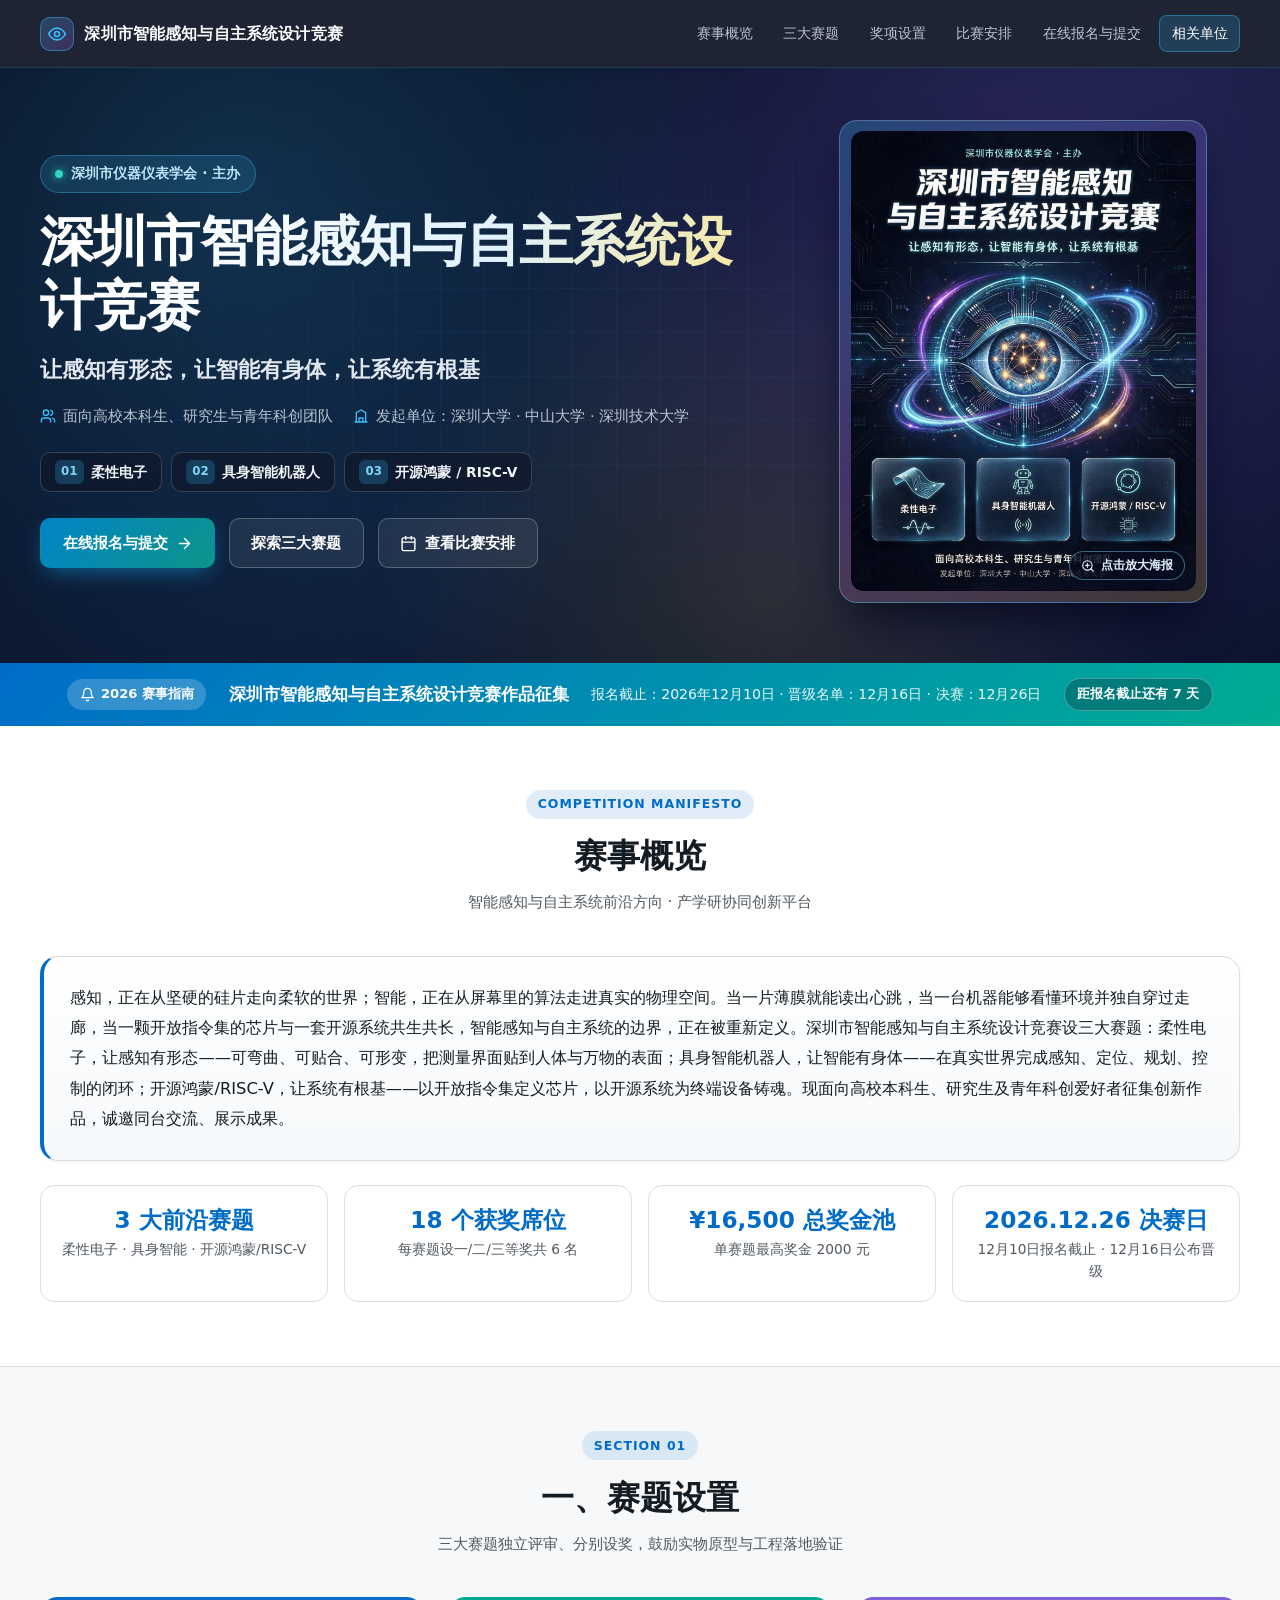
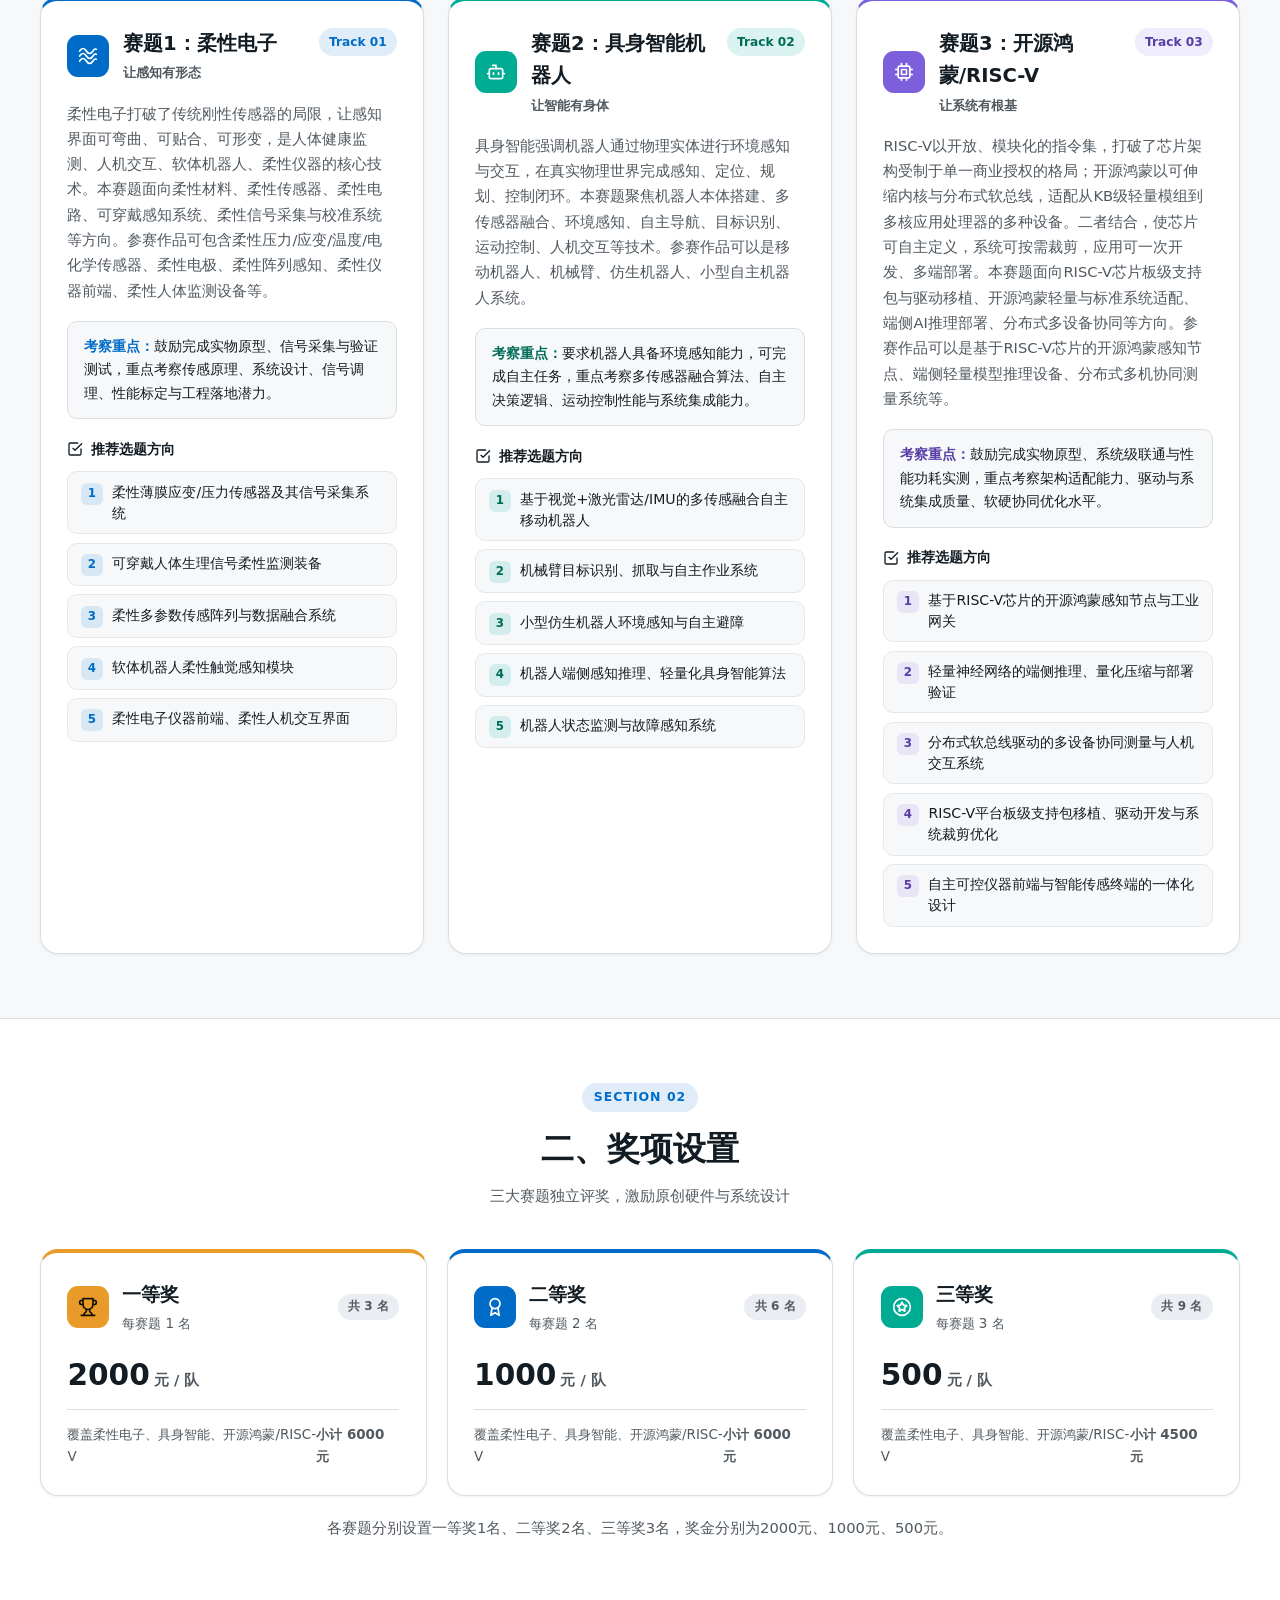
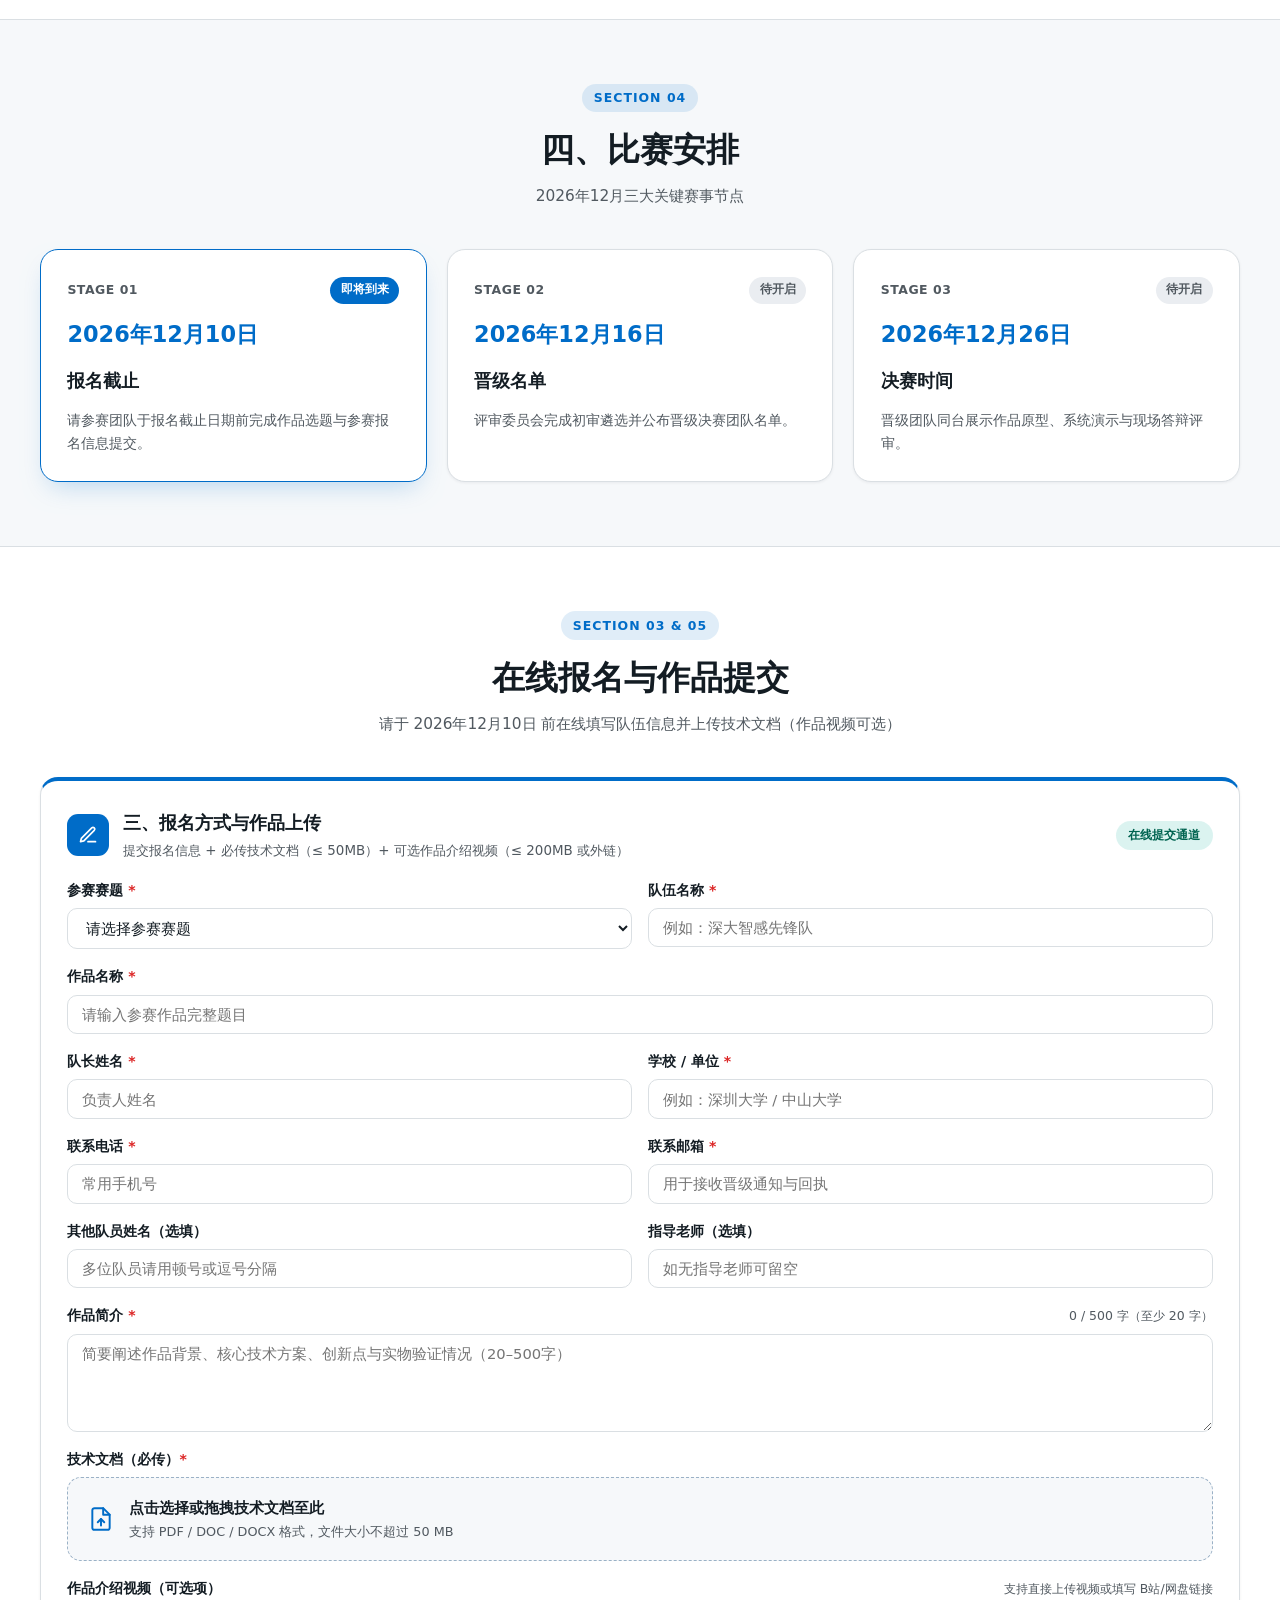
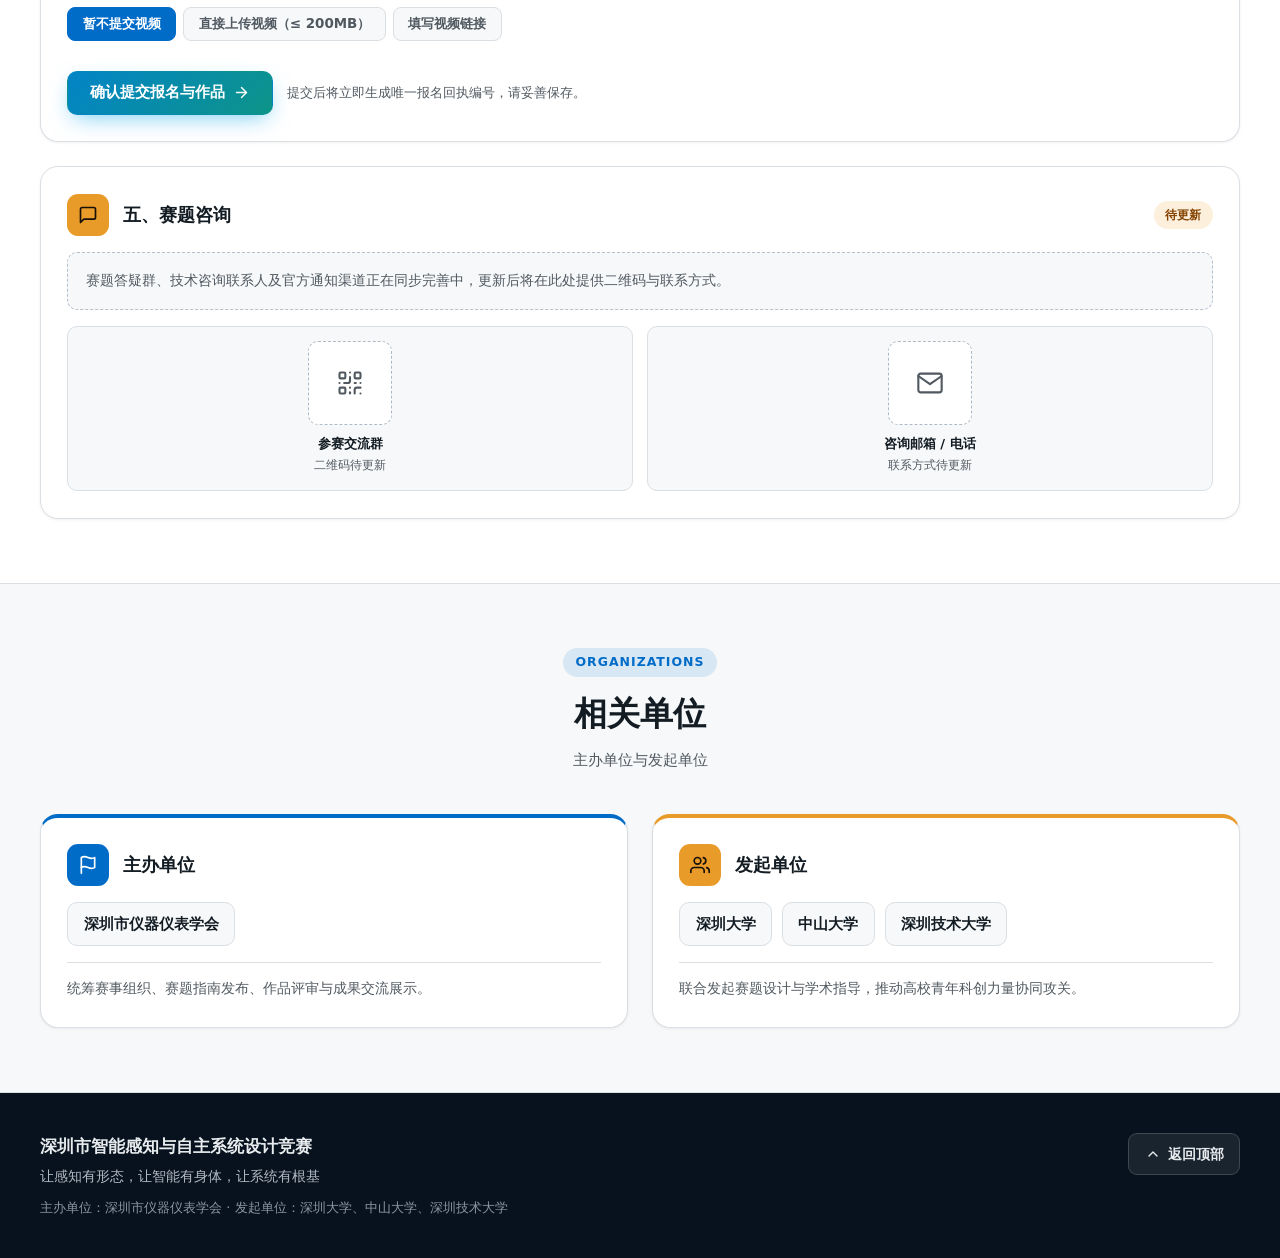
<file: index.html>
<!DOCTYPE html>
<html lang="zh-CN">
<head>
  <meta charset="UTF-8">
  <meta name="viewport" content="width=device-width, initial-scale=1.0">
  <meta name="description" content="深圳市智能感知与自主系统设计竞赛——主办单位：深圳市仪器仪表学会；发起单位：深圳大学、中山大学、深圳技术大学。设柔性电子、具身智能机器人、开源鸿蒙/RISC-V三大赛题。">
  <title>深圳市智能感知与自主系统设计竞赛</title>
  <link rel="stylesheet" href="./style.css">
</head>
<body id="top">
  <!-- Sticky Top Navigation -->
  <header class="site-header">
    <div class="container header-inner">
      <a href="#top" class="brand">
        <span class="brand-mark" aria-hidden="true">
          <svg width="20" height="20" viewBox="0 0 24 24" fill="none" stroke="currentColor" stroke-width="2" stroke-linecap="round" stroke-linejoin="round">
            <path d="M2 12s3.5-7 10-7 10 7 10 7-3.5 7-10 7-10-7-10-7Z"/>
            <circle cx="12" cy="12" r="3"/>
          </svg>
        </span>
        <span class="brand-text">深圳市智能感知与自主系统设计竞赛</span>
      </a>

      <nav class="nav-links" aria-label="主导航">
        <a href="#overview" class="nav-link">赛事概览</a>
        <a href="#tracks" class="nav-link">三大赛题</a>
        <a href="#awards" class="nav-link">奖项设置</a>
        <a href="#schedule" class="nav-link">比赛安排</a>
        <a href="#registration" class="nav-link">在线报名与提交</a>
        <a href="#org" class="nav-link">相关单位</a>
      </nav>

      <button type="button" class="menu-toggle" id="menu-toggle" aria-label="展开导航菜单" aria-expanded="false" aria-controls="mobile-menu">
        <svg width="20" height="20" viewBox="0 0 24 24" fill="none" stroke="currentColor" stroke-width="2" stroke-linecap="round">
          <line x1="4" y1="6" x2="20" y2="6"/>
          <line x1="4" y1="12" x2="20" y2="12"/>
          <line x1="4" y1="18" x2="20" y2="18"/>
        </svg>
      </button>
    </div>
  </header>

  <nav class="mobile-menu" id="mobile-menu" aria-label="移动端导航">
    <a href="#overview" class="nav-link">赛事概览</a>
    <a href="#tracks" class="nav-link">三大赛题</a>
    <a href="#awards" class="nav-link">奖项设置</a>
    <a href="#schedule" class="nav-link">比赛安排</a>
    <a href="#registration" class="nav-link">在线报名与提交</a>
    <a href="#org" class="nav-link">相关单位</a>
  </nav>

  <main>
    <!-- Hero Section -->
    <section id="hero" class="hero">
      <div class="hero-grid-bg" aria-hidden="true"></div>
      <div class="container hero-inner">
        <div>
          <div class="hero-badge">
            <span class="hero-badge-dot" aria-hidden="true"></span>
            <span>深圳市仪器仪表学会 · 主办</span>
          </div>

          <h1 class="hero-title">深圳市智能感知与自主系统设计竞赛</h1>
          <p class="hero-slogan">让感知有形态，让智能有身体，让系统有根基</p>

          <div class="hero-meta">
            <span class="hero-meta-item">
              <svg width="16" height="16" viewBox="0 0 24 24" fill="none" stroke="currentColor" stroke-width="2" stroke-linecap="round" stroke-linejoin="round" aria-hidden="true">
                <path d="M16 21v-2a4 4 0 0 0-4-4H6a4 4 0 0 0-4 4v2"/>
                <circle cx="9" cy="7" r="4"/>
                <path d="M22 21v-2a4 4 0 0 0-3-3.87"/>
                <path d="M16 3.13a4 4 0 0 1 0 7.75"/>
              </svg>
              面向高校本科生、研究生与青年科创团队
            </span>
            <span class="hero-meta-item">
              <svg width="16" height="16" viewBox="0 0 24 24" fill="none" stroke="currentColor" stroke-width="2" stroke-linecap="round" stroke-linejoin="round" aria-hidden="true">
                <path d="M3 21h18"/>
                <path d="M5 21V7l7-4 7 4v14"/>
                <path d="M9 21v-6h6v6"/>
              </svg>
              发起单位：深圳大学 · 中山大学 · 深圳技术大学
            </span>
          </div>

          <div class="track-chips">
            <a href="#track-1" class="track-chip">
              <span class="track-chip-num">01</span>
              <span>柔性电子</span>
            </a>
            <a href="#track-2" class="track-chip">
              <span class="track-chip-num">02</span>
              <span>具身智能机器人</span>
            </a>
            <a href="#track-3" class="track-chip">
              <span class="track-chip-num">03</span>
              <span>开源鸿蒙 / RISC-V</span>
            </a>
          </div>

          <div class="hero-actions">
            <a href="#registration" class="btn btn-primary">
              <span>在线报名与提交</span>
              <svg width="17" height="17" viewBox="0 0 24 24" fill="none" stroke="currentColor" stroke-width="2" stroke-linecap="round" stroke-linejoin="round" aria-hidden="true">
                <path d="M5 12h14"/>
                <path d="m12 5 7 7-7 7"/>
              </svg>
            </a>
            <a href="#tracks" class="btn btn-ghost">
              <span>探索三大赛题</span>
            </a>
            <a href="#schedule" class="btn btn-ghost">
              <svg width="17" height="17" viewBox="0 0 24 24" fill="none" stroke="currentColor" stroke-width="2" stroke-linecap="round" stroke-linejoin="round" aria-hidden="true">
                <rect width="18" height="18" x="3" y="4" rx="2"/>
                <path d="M16 2v4"/>
                <path d="M8 2v4"/>
                <path d="M3 10h18"/>
              </svg>
              <span>查看比赛安排</span>
            </a>
          </div>
        </div>

        <div class="hero-poster-wrap">
          <div class="poster-card">
            <button type="button" class="poster-trigger" id="poster-open" aria-label="点击查看大图海报">
              <img src="./assets/poster.jpg" alt="深圳市智能感知与自主系统设计竞赛官方海报" class="poster-img">
              <span class="poster-zoom-hint">
                <svg width="14" height="14" viewBox="0 0 24 24" fill="none" stroke="currentColor" stroke-width="2" stroke-linecap="round" stroke-linejoin="round" aria-hidden="true">
                  <circle cx="11" cy="11" r="8"/>
                  <path d="m21 21-4.3-4.3"/>
                  <path d="M11 8v6"/>
                  <path d="M8 11h6"/>
                </svg>
                点击放大海报
              </span>
            </button>
          </div>
        </div>
      </div>
    </section>

    <!-- CTA Status Strip -->
    <section class="cta-strip" aria-label="赛事关键时间提示">
      <div class="container cta-strip-inner">
        <span class="cta-pill">
          <svg width="15" height="15" viewBox="0 0 24 24" fill="none" stroke="currentColor" stroke-width="2" stroke-linecap="round" stroke-linejoin="round" aria-hidden="true">
            <path d="M6 8a6 6 0 0 1 12 0c0 7 3 9 3 9H3s3-2 3-9"/>
            <path d="M10.3 21a1.94 1.94 0 0 0 3.4 0"/>
          </svg>
          2026 赛事指南
        </span>
        <h2 class="cta-headline">深圳市智能感知与自主系统设计竞赛作品征集</h2>
        <p class="cta-dates">报名截止：2026年12月10日 · 晋级名单：12月16日 · 决赛：12月26日</p>
        <span class="countdown-badge" id="countdown-badge">距报名截止：计算中…</span>
      </div>
    </section>

    <!-- Overview Section -->
    <section id="overview" class="section">
      <div class="container">
        <div class="section-header reveal visible">
          <span class="section-kicker">Competition Manifesto</span>
          <h2 class="section-title">赛事概览</h2>
          <p class="section-subtitle">智能感知与自主系统前沿方向 · 产学研协同创新平台</p>
        </div>

        <div class="card overview-card reveal visible">
          <p class="overview-text">
            感知，正在从坚硬的硅片走向柔软的世界；智能，正在从屏幕里的算法走进真实的物理空间。当一片薄膜就能读出心跳，当一台机器能够看懂环境并独自穿过走廊，当一颗开放指令集的芯片与一套开源系统共生共长，智能感知与自主系统的边界，正在被重新定义。深圳市智能感知与自主系统设计竞赛设三大赛题：柔性电子，让感知有形态——可弯曲、可贴合、可形变，把测量界面贴到人体与万物的表面；具身智能机器人，让智能有身体——在真实世界完成感知、定位、规划、控制的闭环；开源鸿蒙/RISC-V，让系统有根基——以开放指令集定义芯片，以开源系统为终端设备铸魂。现面向高校本科生、研究生及青年科创爱好者征集创新作品，诚邀同台交流、展示成果。
          </p>
        </div>

        <div class="stats-grid reveal visible">
          <div class="stat-tile card-hover">
            <div class="stat-value">3 大前沿赛题</div>
            <div class="stat-label">柔性电子 · 具身智能 · 开源鸿蒙/RISC-V</div>
          </div>
          <div class="stat-tile card-hover">
            <div class="stat-value">18 个获奖席位</div>
            <div class="stat-label">每赛题设一/二/三等奖共 6 名</div>
          </div>
          <div class="stat-tile card-hover">
            <div class="stat-value">¥16,500 总奖金池</div>
            <div class="stat-label">单赛题最高奖金 2000 元</div>
          </div>
          <div class="stat-tile card-hover">
            <div class="stat-value">2026.12.26 决赛日</div>
            <div class="stat-label">12月10日报名截止 · 12月16日公布晋级</div>
          </div>
        </div>
      </div>
    </section>

    <!-- Tracks Section -->
    <section id="tracks" class="section section-alt">
      <div class="container">
        <div class="section-header reveal">
          <span class="section-kicker">Section 01</span>
          <h2 class="section-title">一、赛题设置</h2>
          <p class="section-subtitle">三大赛题独立评审、分别设奖，鼓励实物原型与工程落地验证</p>
        </div>

        <div class="tracks-grid">
          <!-- Track 1 -->
          <article id="track-1" class="card card-hover track-card reveal" data-theme="primary">
            <div>
              <div class="track-head">
                <div class="track-head-main">
                  <span class="icon-badge icon-primary" aria-hidden="true">
                    <svg width="20" height="20" viewBox="0 0 24 24" fill="none" stroke="currentColor" stroke-width="2" stroke-linecap="round" stroke-linejoin="round">
                      <path d="M2 12c2.5-4 5.5-4 8 0s5.5 4 8 0 2.5-2 4-2"/>
                      <path d="M2 18c2.5-4 5.5-4 8 0s5.5 4 8 0 2.5-2 4-2"/>
                      <path d="M2 6c2.5-4 5.5-4 8 0s5.5 4 8 0 2.5-2 4-2"/>
                    </svg>
                  </span>
                  <div>
                    <h3 class="track-title">赛题1：柔性电子</h3>
                    <p class="track-tagline">让感知有形态</p>
                  </div>
                </div>
                <span class="track-num">Track 01</span>
              </div>

              <p class="track-desc">
                柔性电子打破了传统刚性传感器的局限，让感知界面可弯曲、可贴合、可形变，是人体健康监测、人机交互、软体机器人、柔性仪器的核心技术。本赛题面向柔性材料、柔性传感器、柔性电路、可穿戴感知系统、柔性信号采集与校准系统等方向。参赛作品可包含柔性压力/应变/温度/电化学传感器、柔性电极、柔性阵列感知、柔性仪器前端、柔性人体监测设备等。
              </p>

              <div class="focus-callout">
                <strong>考察重点：</strong>鼓励完成实物原型、信号采集与验证测试，重点考察传感原理、系统设计、信号调理、性能标定与工程落地潜力。
              </div>
            </div>

            <div>
              <h4 class="topic-heading">
                <svg width="16" height="16" viewBox="0 0 24 24" fill="none" stroke="currentColor" stroke-width="2" stroke-linecap="round" stroke-linejoin="round" aria-hidden="true">
                  <path d="M9 11l3 3L22 4"/>
                  <path d="M21 12v7a2 2 0 0 1-2 2H5a2 2 0 0 1-2-2V5a2 2 0 0 1 2-2h11"/>
                </svg>
                推荐选题方向
              </h4>
              <ul class="pill-list">
                <li class="pill-row"><span class="pill-index">1</span><span>柔性薄膜应变/压力传感器及其信号采集系统</span></li>
                <li class="pill-row"><span class="pill-index">2</span><span>可穿戴人体生理信号柔性监测装备</span></li>
                <li class="pill-row"><span class="pill-index">3</span><span>柔性多参数传感阵列与数据融合系统</span></li>
                <li class="pill-row"><span class="pill-index">4</span><span>软体机器人柔性触觉感知模块</span></li>
                <li class="pill-row"><span class="pill-index">5</span><span>柔性电子仪器前端、柔性人机交互界面</span></li>
              </ul>
            </div>
          </article>

          <!-- Track 2 -->
          <article id="track-2" class="card card-hover track-card reveal" data-theme="accent">
            <div>
              <div class="track-head">
                <div class="track-head-main">
                  <span class="icon-badge icon-accent" aria-hidden="true">
                    <svg width="20" height="20" viewBox="0 0 24 24" fill="none" stroke="currentColor" stroke-width="2" stroke-linecap="round" stroke-linejoin="round">
                      <rect width="16" height="12" x="4" y="8" rx="2"/>
                      <path d="M12 8V4H8"/>
                      <path d="M2 14h2"/>
                      <path d="M20 14h2"/>
                      <path d="M15 13v2"/>
                      <path d="M9 13v2"/>
                    </svg>
                  </span>
                  <div>
                    <h3 class="track-title">赛题2：具身智能机器人</h3>
                    <p class="track-tagline">让智能有身体</p>
                  </div>
                </div>
                <span class="track-num">Track 02</span>
              </div>

              <p class="track-desc">
                具身智能强调机器人通过物理实体进行环境感知与交互，在真实物理世界完成感知、定位、规划、控制闭环。本赛题聚焦机器人本体搭建、多传感器融合、环境感知、自主导航、目标识别、运动控制、人机交互等技术。参赛作品可以是移动机器人、机械臂、仿生机器人、小型自主机器人系统。
              </p>

              <div class="focus-callout">
                <strong>考察重点：</strong>要求机器人具备环境感知能力，可完成自主任务，重点考察多传感器融合算法、自主决策逻辑、运动控制性能与系统集成能力。
              </div>
            </div>

            <div>
              <h4 class="topic-heading">
                <svg width="16" height="16" viewBox="0 0 24 24" fill="none" stroke="currentColor" stroke-width="2" stroke-linecap="round" stroke-linejoin="round" aria-hidden="true">
                  <path d="M9 11l3 3L22 4"/>
                  <path d="M21 12v7a2 2 0 0 1-2 2H5a2 2 0 0 1-2-2V5a2 2 0 0 1 2-2h11"/>
                </svg>
                推荐选题方向
              </h4>
              <ul class="pill-list">
                <li class="pill-row"><span class="pill-index">1</span><span>基于视觉+激光雷达/IMU的多传感融合自主移动机器人</span></li>
                <li class="pill-row"><span class="pill-index">2</span><span>机械臂目标识别、抓取与自主作业系统</span></li>
                <li class="pill-row"><span class="pill-index">3</span><span>小型仿生机器人环境感知与自主避障</span></li>
                <li class="pill-row"><span class="pill-index">4</span><span>机器人端侧感知推理、轻量化具身智能算法</span></li>
                <li class="pill-row"><span class="pill-index">5</span><span>机器人状态监测与故障感知系统</span></li>
              </ul>
            </div>
          </article>

          <!-- Track 3 -->
          <article id="track-3" class="card card-hover track-card reveal" data-theme="violet">
            <div>
              <div class="track-head">
                <div class="track-head-main">
                  <span class="icon-badge icon-violet" aria-hidden="true">
                    <svg width="20" height="20" viewBox="0 0 24 24" fill="none" stroke="currentColor" stroke-width="2" stroke-linecap="round" stroke-linejoin="round">
                      <rect width="14" height="14" x="5" y="5" rx="2"/>
                      <rect width="6" height="6" x="9" y="9" rx="1"/>
                      <path d="M15 2v3"/>
                      <path d="M15 19v3"/>
                      <path d="M2 15h3"/>
                      <path d="M2 9h3"/>
                      <path d="M19 15h3"/>
                      <path d="M19 9h3"/>
                      <path d="M9 2v3"/>
                      <path d="M9 19v3"/>
                    </svg>
                  </span>
                  <div>
                    <h3 class="track-title">赛题3：开源鸿蒙/RISC-V</h3>
                    <p class="track-tagline">让系统有根基</p>
                  </div>
                </div>
                <span class="track-num">Track 03</span>
              </div>

              <p class="track-desc">
                RISC-V以开放、模块化的指令集，打破了芯片架构受制于单一商业授权的格局；开源鸿蒙以可伸缩内核与分布式软总线，适配从KB级轻量模组到多核应用处理器的多种设备。二者结合，使芯片可自主定义，系统可按需裁剪，应用可一次开发、多端部署。本赛题面向RISC-V芯片板级支持包与驱动移植、开源鸿蒙轻量与标准系统适配、端侧AI推理部署、分布式多设备协同等方向。参赛作品可以是基于RISC-V芯片的开源鸿蒙感知节点、端侧轻量模型推理设备、分布式多机协同测量系统等。
              </p>

              <div class="focus-callout">
                <strong>考察重点：</strong>鼓励完成实物原型、系统级联通与性能功耗实测，重点考察架构适配能力、驱动与系统集成质量、软硬协同优化水平。
              </div>
            </div>

            <div>
              <h4 class="topic-heading">
                <svg width="16" height="16" viewBox="0 0 24 24" fill="none" stroke="currentColor" stroke-width="2" stroke-linecap="round" stroke-linejoin="round" aria-hidden="true">
                  <path d="M9 11l3 3L22 4"/>
                  <path d="M21 12v7a2 2 0 0 1-2 2H5a2 2 0 0 1-2-2V5a2 2 0 0 1 2-2h11"/>
                </svg>
                推荐选题方向
              </h4>
              <ul class="pill-list">
                <li class="pill-row"><span class="pill-index">1</span><span>基于RISC-V芯片的开源鸿蒙感知节点与工业网关</span></li>
                <li class="pill-row"><span class="pill-index">2</span><span>轻量神经网络的端侧推理、量化压缩与部署验证</span></li>
                <li class="pill-row"><span class="pill-index">3</span><span>分布式软总线驱动的多设备协同测量与人机交互系统</span></li>
                <li class="pill-row"><span class="pill-index">4</span><span>RISC-V平台板级支持包移植、驱动开发与系统裁剪优化</span></li>
                <li class="pill-row"><span class="pill-index">5</span><span>自主可控仪器前端与智能传感终端的一体化设计</span></li>
              </ul>
            </div>
          </article>
        </div>
      </div>
    </section>

    <!-- Awards Section -->
    <section id="awards" class="section">
      <div class="container">
        <div class="section-header reveal">
          <span class="section-kicker">Section 02</span>
          <h2 class="section-title">二、奖项设置</h2>
          <p class="section-subtitle">三大赛题独立评奖，激励原创硬件与系统设计</p>
        </div>

        <div class="awards-grid">
          <div class="card card-hover award-card reveal">
            <div class="award-top">
              <div class="award-title-wrap">
                <span class="icon-badge icon-secondary" aria-hidden="true">
                  <svg width="20" height="20" viewBox="0 0 24 24" fill="none" stroke="currentColor" stroke-width="2" stroke-linecap="round" stroke-linejoin="round">
                    <path d="M6 9H4.5a2.5 2.5 0 0 1 0-5H6"/>
                    <path d="M18 9h1.5a2.5 2.5 0 0 0 0-5H18"/>
                    <path d="M4 22h16"/>
                    <path d="M10 14.66V17c0 .55-.47.98-.97 1.21C7.85 18.75 7 20.24 7 22"/>
                    <path d="M14 14.66V17c0 .55.47.98.97 1.21C16.15 18.75 17 20.24 17 22"/>
                    <path d="M18 2H6v7a6 6 0 0 0 12 0V2Z"/>
                  </svg>
                </span>
                <div>
                  <h3 class="award-rank">一等奖</h3>
                  <p class="award-quota">每赛题 1 名</p>
                </div>
              </div>
              <span class="stage-pill">共 3 名</span>
            </div>
            <div class="award-prize">2000<span>元 / 队</span></div>
            <div class="award-foot">
              <span>覆盖柔性电子、具身智能、开源鸿蒙/RISC-V</span>
              <strong>小计 6000 元</strong>
            </div>
          </div>

          <div class="card card-hover award-card award-second reveal">
            <div class="award-top">
              <div class="award-title-wrap">
                <span class="icon-badge icon-primary" aria-hidden="true">
                  <svg width="20" height="20" viewBox="0 0 24 24" fill="none" stroke="currentColor" stroke-width="2" stroke-linecap="round" stroke-linejoin="round">
                    <circle cx="12" cy="8" r="6"/>
                    <path d="M15.477 12.89 17 22l-5-3-5 3 1.523-9.11"/>
                  </svg>
                </span>
                <div>
                  <h3 class="award-rank">二等奖</h3>
                  <p class="award-quota">每赛题 2 名</p>
                </div>
              </div>
              <span class="stage-pill">共 6 名</span>
            </div>
            <div class="award-prize">1000<span>元 / 队</span></div>
            <div class="award-foot">
              <span>覆盖柔性电子、具身智能、开源鸿蒙/RISC-V</span>
              <strong>小计 6000 元</strong>
            </div>
          </div>

          <div class="card card-hover award-card award-third reveal">
            <div class="award-top">
              <div class="award-title-wrap">
                <span class="icon-badge icon-accent" aria-hidden="true">
                  <svg width="20" height="20" viewBox="0 0 24 24" fill="none" stroke="currentColor" stroke-width="2" stroke-linecap="round" stroke-linejoin="round">
                    <path d="M12 15l-3.5 2 .67-3.9L6.34 10.3l3.92-.57L12 6.2l1.74 3.53 3.92.57-2.83 2.8.67 3.9z"/>
                    <circle cx="12" cy="12" r="10"/>
                  </svg>
                </span>
                <div>
                  <h3 class="award-rank">三等奖</h3>
                  <p class="award-quota">每赛题 3 名</p>
                </div>
              </div>
              <span class="stage-pill">共 9 名</span>
            </div>
            <div class="award-prize">500<span>元 / 队</span></div>
            <div class="award-foot">
              <span>覆盖柔性电子、具身智能、开源鸿蒙/RISC-V</span>
              <strong>小计 4500 元</strong>
            </div>
          </div>
        </div>

        <p class="award-rule-note reveal">
          各赛题分别设置一等奖1名、二等奖2名、三等奖3名，奖金分别为2000元、1000元、500元。
        </p>
      </div>
    </section>

    <!-- Schedule Section -->
    <section id="schedule" class="section section-alt">
      <div class="container">
        <div class="section-header reveal">
          <span class="section-kicker">Section 04</span>
          <h2 class="section-title">四、比赛安排</h2>
          <p class="section-subtitle">2026年12月三大关键赛事节点</p>
        </div>

        <div class="timeline-grid">
          <article class="card card-hover timeline-card reveal" data-date="2026-12-10">
            <div class="timeline-top">
              <span class="timeline-step">STAGE 01</span>
              <span class="stage-pill" data-stage-label>待开始</span>
            </div>
            <div class="timeline-date">2026年12月10日</div>
            <h3 class="timeline-title">报名截止</h3>
            <p class="timeline-desc">请参赛团队于报名截止日期前完成作品选题与参赛报名信息提交。</p>
          </article>

          <article class="card card-hover timeline-card reveal" data-date="2026-12-16">
            <div class="timeline-top">
              <span class="timeline-step">STAGE 02</span>
              <span class="stage-pill" data-stage-label>待开始</span>
            </div>
            <div class="timeline-date">2026年12月16日</div>
            <h3 class="timeline-title">晋级名单</h3>
            <p class="timeline-desc">评审委员会完成初审遴选并公布晋级决赛团队名单。</p>
          </article>

          <article class="card card-hover timeline-card reveal" data-date="2026-12-26">
            <div class="timeline-top">
              <span class="timeline-step">STAGE 03</span>
              <span class="stage-pill" data-stage-label>待开始</span>
            </div>
            <div class="timeline-date">2026年12月26日</div>
            <h3 class="timeline-title">决赛时间</h3>
            <p class="timeline-desc">晋级团队同台展示作品原型、系统演示与现场答辩评审。</p>
          </article>
        </div>
      </div>
    </section>

    <!-- Registration & Consultation Section -->
    <section id="registration" class="section">
      <div class="container">
        <div class="section-header reveal">
          <span class="section-kicker">Section 03 &amp; 05</span>
          <h2 class="section-title">在线报名与作品提交</h2>
          <p class="section-subtitle">请于 2026年12月10日 前在线填写队伍信息并上传技术文档（作品视频可选）</p>
        </div>

        <div class="registration-stack">
          <!-- 三、报名与作品提交 -->
          <article class="card registration-card reveal">
            <div class="card-header">
              <div class="card-header-left">
                <span class="icon-badge icon-primary" aria-hidden="true">
                  <svg width="20" height="20" viewBox="0 0 24 24" fill="none" stroke="currentColor" stroke-width="2" stroke-linecap="round" stroke-linejoin="round">
                    <path d="M12 20h9"/>
                    <path d="M16.5 3.5a2.12 2.12 0 0 1 3 3L7 19l-4 1 1-4Z"/>
                  </svg>
                </span>
                <div>
                  <h3 class="card-title">三、报名方式与作品上传</h3>
                  <p class="card-sub">提交报名信息 + 必传技术文档（≤ 50MB）+ 可选作品介绍视频（≤ 200MB 或外链）</p>
                </div>
              </div>
              <span class="status-badge-live" id="upload-status-badge">在线提交通道</span>
            </div>

            <!-- Inline Submission Form (Active on FRP/HTTP or when HTTPS API is configured) -->
            <div id="submission-form-wrap">
              <form id="submission-form" novalidate>
                <div class="form-grid">
                  <div class="form-field">
                    <label for="f-track" class="form-label">参赛赛题 <span class="req">*</span></label>
                    <select id="f-track" name="track" class="form-control" required>
                      <option value="">请选择参赛赛题</option>
                      <option value="柔性电子">赛题1：柔性电子</option>
                      <option value="具身智能机器人">赛题2：具身智能机器人</option>
                      <option value="开源鸿蒙/RISC-V">赛题3：开源鸿蒙/RISC-V</option>
                    </select>
                  </div>

                  <div class="form-field">
                    <label for="f-team" class="form-label">队伍名称 <span class="req">*</span></label>
                    <input type="text" id="f-team" name="teamName" class="form-control" maxlength="80" placeholder="例如：深大智感先锋队" required>
                  </div>

                  <div class="form-field form-field-full">
                    <label for="f-title" class="form-label">作品名称 <span class="req">*</span></label>
                    <input type="text" id="f-title" name="projectTitle" class="form-control" maxlength="120" placeholder="请输入参赛作品完整题目" required>
                  </div>

                  <div class="form-field">
                    <label for="f-leader" class="form-label">队长姓名 <span class="req">*</span></label>
                    <input type="text" id="f-leader" name="leaderName" class="form-control" maxlength="50" placeholder="负责人姓名" required>
                  </div>

                  <div class="form-field">
                    <label for="f-school" class="form-label">学校 / 单位 <span class="req">*</span></label>
                    <input type="text" id="f-school" name="school" class="form-control" maxlength="100" placeholder="例如：深圳大学 / 中山大学" required>
                  </div>

                  <div class="form-field">
                    <label for="f-phone" class="form-label">联系电话 <span class="req">*</span></label>
                    <input type="tel" id="f-phone" name="phone" class="form-control" maxlength="30" placeholder="常用手机号" required>
                  </div>

                  <div class="form-field">
                    <label for="f-email" class="form-label">联系邮箱 <span class="req">*</span></label>
                    <input type="email" id="f-email" name="email" class="form-control" maxlength="100" placeholder="用于接收晋级通知与回执" required>
                  </div>

                  <div class="form-field">
                    <label for="f-members" class="form-label">其他队员姓名（选填）</label>
                    <input type="text" id="f-members" name="members" class="form-control" maxlength="200" placeholder="多位队员请用顿号或逗号分隔">
                  </div>

                  <div class="form-field">
                    <label for="f-advisor" class="form-label">指导老师（选填）</label>
                    <input type="text" id="f-advisor" name="advisor" class="form-control" maxlength="100" placeholder="如无指导老师可留空">
                  </div>

                  <div class="form-field form-field-full">
                    <div class="label-row">
                      <label for="f-summary" class="form-label">作品简介 <span class="req">*</span></label>
                      <span class="char-counter" id="summary-count">0 / 500 字（至少 20 字）</span>
                    </div>
                    <textarea id="f-summary" name="summary" class="form-control form-textarea" rows="4" maxlength="500" placeholder="简要阐述作品背景、核心技术方案、创新点与实物验证情况（20–500字）" required></textarea>
                  </div>

                  <!-- Technical Document Upload (Required) -->
                  <div class="form-field form-field-full">
                    <label for="doc-input" class="form-label">技术文档（必传）<span class="req">*</span></label>
                    <div class="dropzone" id="doc-dropzone" tabindex="0" role="button" aria-label="选择或拖拽上传技术文档">
                      <input type="file" id="doc-input" accept=".pdf,.doc,.docx" class="dropzone-input">
                      <div class="dropzone-body">
                        <svg width="26" height="26" viewBox="0 0 24 24" fill="none" stroke="currentColor" stroke-width="1.8" stroke-linecap="round" stroke-linejoin="round" aria-hidden="true">
                          <path d="M14 2H6a2 2 0 0 0-2 2v16a2 2 0 0 0 2 2h12a2 2 0 0 0 2-2V8z"/>
                          <polyline points="14 2 14 8 20 8"/>
                          <path d="M12 18v-6"/>
                          <path d="m9 15 3-3 3 3"/>
                        </svg>
                        <div>
                          <div class="dropzone-title">点击选择或拖拽技术文档至此</div>
                          <div class="dropzone-hint">支持 PDF / DOC / DOCX 格式，文件大小不超过 50 MB</div>
                        </div>
                      </div>
                      <div class="dropzone-file hidden" id="doc-file-info"></div>
                    </div>
                  </div>

                  <!-- Optional Intro Video -->
                  <div class="form-field form-field-full">
                    <div class="label-row">
                      <span class="form-label">作品介绍视频（可选项）</span>
                      <span class="hint-text">支持直接上传视频或填写 B站/网盘链接</span>
                    </div>
                    <div class="segmented-tabs" role="tablist" aria-label="视频提交方式">
                      <button type="button" class="segmented-tab active" data-video-mode="none">暂不提交视频</button>
                      <button type="button" class="segmented-tab" data-video-mode="upload">直接上传视频（≤ 200MB）</button>
                      <button type="button" class="segmented-tab" data-video-mode="link">填写视频链接</button>
                    </div>

                    <div id="video-upload-panel" class="video-panel hidden">
                      <div class="dropzone" id="video-dropzone" tabindex="0" role="button" aria-label="选择或拖拽上传作品介绍视频">
                        <input type="file" id="video-input" accept=".mp4,.mov,.webm,.mkv,video/mp4,video/quicktime,video/webm" class="dropzone-input">
                        <div class="dropzone-body">
                          <svg width="26" height="26" viewBox="0 0 24 24" fill="none" stroke="currentColor" stroke-width="1.8" stroke-linecap="round" stroke-linejoin="round" aria-hidden="true">
                            <polygon points="23 7 16 12 23 17 23 7"/>
                            <rect width="15" height="14" x="1" y="5" rx="2" ry="2"/>
                          </svg>
                          <div>
                            <div class="dropzone-title">点击选择或拖拽视频文件至此</div>
                            <div class="dropzone-hint">支持 MP4 / MOV / WebM / MKV 格式，最大 200 MB</div>
                          </div>
                        </div>
                        <div class="dropzone-file hidden" id="video-file-info"></div>
                      </div>
                    </div>

                    <div id="video-link-panel" class="video-panel hidden">
                      <div class="form-grid">
                        <div class="form-field">
                          <label for="f-video-url" class="form-label">视频 / 网盘链接</label>
                          <input type="url" id="f-video-url" name="videoUrl" class="form-control" maxlength="300" placeholder="https://www.bilibili.com/... 或网盘分享链接">
                        </div>
                        <div class="form-field">
                          <label for="f-video-note" class="form-label">提取码 / 说明（选填）</label>
                          <input type="text" id="f-video-note" name="videoNote" class="form-control" maxlength="120" placeholder="例如：提取码 abcd，视频时长 3 分钟">
                        </div>
                      </div>
                    </div>
                  </div>
                </div>

                <div class="alert-error hidden" id="form-error" role="alert"></div>

                <div class="progress-wrap hidden" id="upload-progress">
                  <div class="progress-meta">
                    <span id="progress-label">正在准备上传…</span>
                    <span id="progress-pct">0%</span>
                  </div>
                  <div class="progress-track">
                    <div class="progress-fill" id="progress-bar"></div>
                  </div>
                </div>

                <div class="form-actions">
                  <button type="submit" class="btn btn-primary" id="submit-btn">
                    <span>确认提交报名与作品</span>
                    <svg width="17" height="17" viewBox="0 0 24 24" fill="none" stroke="currentColor" stroke-width="2" stroke-linecap="round" stroke-linejoin="round" aria-hidden="true">
                      <path d="M5 12h14"/>
                      <path d="m12 5 7 7-7 7"/>
                    </svg>
                  </button>
                  <span class="form-tip">提交后将立即生成唯一报名回执编号，请妥善保存。</span>
                </div>
              </form>

              <!-- Receipt Card -->
              <div class="receipt-card hidden" id="submit-receipt">
                <div class="receipt-head">
                  <span class="icon-badge icon-accent" aria-hidden="true">
                    <svg width="22" height="22" viewBox="0 0 24 24" fill="none" stroke="currentColor" stroke-width="2.4" stroke-linecap="round" stroke-linejoin="round">
                      <polyline points="20 6 9 17 4 12"/>
                    </svg>
                  </span>
                  <div>
                    <h4 class="receipt-title">报名与作品材料已成功提交</h4>
                    <p class="receipt-sub">您的技术文档及参赛信息已安全写入组委会接收服务器。</p>
                  </div>
                </div>
                <div class="receipt-id-bar">
                  <span>报名回执编号：<strong id="receipt-id-text"></strong></span>
                  <button type="button" class="btn-copy" id="copy-receipt-id">复制编号</button>
                </div>
                <dl class="receipt-details" id="receipt-details"></dl>
                <div class="receipt-actions">
                  <button type="button" class="btn btn-outline-dark" id="reset-form-btn">继续提交另一支队伍</button>
                </div>
              </div>
            </div>

            <!-- HTTPS Portal Redirect Card (Shown on GitHub Pages HTTPS when no HTTPS API proxy is configured) -->
            <div id="github-pages-redirect" class="portal-redirect-box hidden">
              <div class="portal-redirect-info">
                <h4 class="portal-redirect-title">前往赛事统一接收平台完成报名与材料上传</h4>
                <p class="portal-redirect-desc">
                  当前页面托管于 GitHub Pages 静态站点；为保障大体积技术文档与作品视频稳定直传至组委会服务器，请点击下方按钮进入在线报名与上传入口：
                </p>
                <ul class="pill-list" style="margin-bottom:1.15rem;">
                  <li class="pill-row"><span class="pill-index">1</span><span>在线填写队伍信息：赛题、队名、作品名称、队长与成员、联系方式、简介</span></li>
                  <li class="pill-row"><span class="pill-index">2</span><span>必传技术文档：支持 PDF / DOC / DOCX，最大 50 MB</span></li>
                  <li class="pill-row"><span class="pill-index">3</span><span>可选作品视频：支持 MP4 / MOV / WebM / MKV 直传（≤ 200 MB）或填写 B站/网盘链接</span></li>
                </ul>
                <a id="portal-jump-link" href="http://106.53.200.120:38000/apps/sz-competition/#registration" target="_blank" rel="noopener noreferrer" class="btn btn-primary">
                  <span>进入报名与作品上传入口</span>
                  <svg width="17" height="17" viewBox="0 0 24 24" fill="none" stroke="currentColor" stroke-width="2" stroke-linecap="round" stroke-linejoin="round" aria-hidden="true">
                    <path d="M18 13v6a2 2 0 0 1-2 2H5a2 2 0 0 1-2-2V8a2 2 0 0 1 2-2h6"/>
                    <polyline points="15 3 21 3 21 9"/>
                    <line x1="10" x2="21" y1="14" y2="3"/>
                  </svg>
                </a>
              </div>
            </div>
          </article>

          <!-- 五、赛题咨询 -->
          <article class="card card-hover reveal">
            <div class="card-header">
              <div class="card-header-left">
                <span class="icon-badge icon-secondary" aria-hidden="true">
                  <svg width="20" height="20" viewBox="0 0 24 24" fill="none" stroke="currentColor" stroke-width="2" stroke-linecap="round" stroke-linejoin="round">
                    <path d="M21 15a2 2 0 0 1-2 2H7l-4 4V5a2 2 0 0 1 2-2h14a2 2 0 0 1 2 2z"/>
                  </svg>
                </span>
                <h3 class="card-title">五、赛题咨询</h3>
              </div>
              <span class="status-badge-pending">待更新</span>
            </div>

            <!-- 组委会更新提示：在此处填入联系人、邮箱、电话，或将二维码放入 assets/group-qr.png 与 assets/wechat-qr.png -->
            <div class="pending-box">
              赛题答疑群、技术咨询联系人及官方通知渠道正在同步完善中，更新后将在此处提供二维码与联系方式。
            </div>

            <div class="qr-placeholder-grid">
              <div class="qr-slot">
                <div class="qr-box" aria-hidden="true">
                  <svg width="28" height="28" viewBox="0 0 24 24" fill="none" stroke="currentColor" stroke-width="1.8" stroke-linecap="round" stroke-linejoin="round">
                    <rect width="5" height="5" x="3" y="3" rx="1"/>
                    <rect width="5" height="5" x="16" y="3" rx="1"/>
                    <rect width="5" height="5" x="3" y="16" rx="1"/>
                    <path d="M21 16h-3a2 2 0 0 0-2 2v3"/>
                    <path d="M21 21v.01"/>
                    <path d="M12 7v3a2 2 0 0 1-2 2H7"/>
                    <path d="M3 12h.01"/>
                    <path d="M12 3h.01"/>
                    <path d="M12 16v.01"/>
                    <path d="M16 12h1"/>
                    <path d="M21 12v.01"/>
                    <path d="M12 21v-1"/>
                  </svg>
                </div>
                <p class="qr-label">参赛交流群</p>
                <p class="qr-sub">二维码待更新</p>
              </div>
              <div class="qr-slot">
                <div class="qr-box" aria-hidden="true">
                  <svg width="28" height="28" viewBox="0 0 24 24" fill="none" stroke="currentColor" stroke-width="1.8" stroke-linecap="round" stroke-linejoin="round">
                    <path d="M4 4h16c1.1 0 2 .9 2 2v12c0 1.1-.9 2-2 2H4c-1.1 0-2-.9-2-2V6c0-1.1.9-2 2-2z"/>
                    <path d="m22 6-10 7L2 6"/>
                  </svg>
                </div>
                <p class="qr-label">咨询邮箱 / 电话</p>
                <p class="qr-sub">联系方式待更新</p>
              </div>
            </div>
          </article>
        </div>
      </div>
    </section>

    <!-- Organizations Section -->
    <section id="org" class="section section-alt">
      <div class="container">
        <div class="section-header reveal">
          <span class="section-kicker">Organizations</span>
          <h2 class="section-title">相关单位</h2>
          <p class="section-subtitle">主办单位与发起单位</p>
        </div>

        <div class="two-col-grid">
          <article class="card card-hover org-card reveal">
            <div class="card-header">
              <div class="card-header-left">
                <span class="icon-badge icon-primary" aria-hidden="true">
                  <svg width="20" height="20" viewBox="0 0 24 24" fill="none" stroke="currentColor" stroke-width="2" stroke-linecap="round" stroke-linejoin="round">
                    <path d="M4 15s1-1 4-1 5 2 8 2 4-1 4-1V3s-1 1-4 1-5-2-8-2-4 1-4 1z"/>
                    <line x1="4" x2="4" y1="22" y2="15"/>
                  </svg>
                </span>
                <h3 class="card-title">主办单位</h3>
              </div>
            </div>
            <ul class="org-list">
              <li><span class="org-pill">深圳市仪器仪表学会</span></li>
            </ul>
            <p class="org-note">统筹赛事组织、赛题指南发布、作品评审与成果交流展示。</p>
          </article>

          <article class="card card-hover org-card org-initiators reveal">
            <div class="card-header">
              <div class="card-header-left">
                <span class="icon-badge icon-secondary" aria-hidden="true">
                  <svg width="20" height="20" viewBox="0 0 24 24" fill="none" stroke="currentColor" stroke-width="2" stroke-linecap="round" stroke-linejoin="round">
                    <path d="M17 21v-2a4 4 0 0 0-4-4H5a4 4 0 0 0-4 4v2"/>
                    <circle cx="9" cy="7" r="4"/>
                    <path d="M23 21v-2a4 4 0 0 0-3-3.87"/>
                    <path d="M16 3.13a4 4 0 0 1 0 7.75"/>
                  </svg>
                </span>
                <h3 class="card-title">发起单位</h3>
              </div>
            </div>
            <ul class="org-list">
              <li>
                <a href="https://www.szu.edu.cn/" target="_blank" rel="noopener noreferrer" class="org-pill">深圳大学</a>
              </li>
              <li>
                <a href="https://www.sysu.edu.cn/" target="_blank" rel="noopener noreferrer" class="org-pill">中山大学</a>
              </li>
              <li>
                <a href="https://www.sztu.edu.cn/" target="_blank" rel="noopener noreferrer" class="org-pill">深圳技术大学</a>
              </li>
            </ul>
            <p class="org-note">联合发起赛题设计与学术指导，推动高校青年科创力量协同攻关。</p>
          </article>
        </div>
      </div>
    </section>
  </main>

  <!-- Footer -->
  <footer class="site-footer">
    <div class="container footer-inner">
      <div>
        <div class="footer-title">深圳市智能感知与自主系统设计竞赛</div>
        <p class="footer-slogan">让感知有形态，让智能有身体，让系统有根基</p>
        <p class="footer-meta">主办单位：深圳市仪器仪表学会 · 发起单位：深圳大学、中山大学、深圳技术大学</p>
      </div>
      <a href="#top" class="back-to-top">
        <svg width="16" height="16" viewBox="0 0 24 24" fill="none" stroke="currentColor" stroke-width="2" stroke-linecap="round" stroke-linejoin="round" aria-hidden="true">
          <path d="m18 15-6-6-6 6"/>
        </svg>
        <span>返回顶部</span>
      </a>
    </div>
  </footer>

  <!-- Poster Lightbox Modal -->
  <div class="modal" id="poster-modal" role="dialog" aria-modal="true" aria-label="竞赛官方海报大图">
    <div class="modal-content">
      <button type="button" class="modal-close" id="poster-close" aria-label="关闭海报预览">
        <svg width="18" height="18" viewBox="0 0 24 24" fill="none" stroke="currentColor" stroke-width="2.2" stroke-linecap="round">
          <path d="M18 6 6 18"/>
          <path d="m6 6 12 12"/>
        </svg>
      </button>
      <img src="./assets/poster.jpg" alt="深圳市智能感知与自主系统设计竞赛官方海报大图" class="modal-img">
    </div>
  </div>

  <script src="./script.js"></script>
</body>
</html>
</file>
<file: style.css>
:root {
  /* Core Palette - Inspired by Flexible-Electronics-Cup OKLCH tokens + Cybernetic Deep Space */
  --primary: oklch(0.52 0.18 245);
  --primary-hover: oklch(0.45 0.20 245);
  --primary-soft: oklch(0.52 0.18 245 / 0.12);
  --primary-foreground: oklch(1 0 0);

  --secondary: oklch(0.75 0.15 70);
  --secondary-hover: oklch(0.70 0.18 70);
  --secondary-soft: oklch(0.75 0.15 70 / 0.16);
  --secondary-foreground: oklch(0.18 0.02 70);

  --accent: oklch(0.65 0.15 180);
  --accent-soft: oklch(0.65 0.15 180 / 0.14);
  --accent-foreground: oklch(1 0 0);

  --violet: oklch(0.58 0.18 290);
  --violet-soft: oklch(0.58 0.18 290 / 0.12);

  /* Light Academic Surfaces */
  --background: oklch(1 0 0);
  --background-alt: oklch(0.978 0.004 245);
  --foreground: oklch(0.22 0.02 245);
  --card: oklch(1 0 0);
  --card-hover: oklch(0.985 0.003 245);
  --muted: oklch(0.945 0.006 245);
  --muted-foreground: oklch(0.46 0.015 245);
  --border: oklch(0.90 0.008 245);

  /* Cybernetic Hero & Footer Surfaces (matching official poster) */
  --hero-bg-deep: #070d1e;
  --hero-bg-mid: #0d1b38;
  --hero-cyan: #38bdf8;
  --hero-teal: #2dd4bf;
  --hero-violet: #a855f7;
  --hero-gold: #fbbf24;
  --footer-bg: oklch(0.18 0.03 250);
  --footer-foreground: oklch(0.94 0.005 245);

  /* Elevation & Radius */
  --radius: 0.625rem;
  --radius-lg: 0.875rem;
  --radius-xl: 1.125rem;
  --shadow-sm: 0 1px 3px hsl(220 30% 10% / 0.06);
  --shadow: 0 4px 12px -2px hsl(220 30% 10% / 0.07), 0 2px 4px -2px hsl(220 30% 10% / 0.05);
  --shadow-lg: 0 14px 28px -6px hsl(220 35% 12% / 0.11), 0 6px 12px -4px hsl(220 35% 12% / 0.06);

  /* Chinese-first System Font Stack (Zero External CDN Dependency) */
  --font-sans: "PingFang SC", "Hiragino Sans GB", "Microsoft YaHei", "Noto Sans CJK SC", "Source Han Sans SC", system-ui, -apple-system, BlinkMacSystemFont, "Segoe UI", sans-serif;
  --font-heading: "PingFang SC", "Microsoft YaHei", "Noto Sans CJK SC", system-ui, -apple-system, sans-serif;

  --header-height: 68px;
}

*,
*::before,
*::after {
  box-sizing: border-box;
}

html {
  scroll-behavior: smooth;
  scroll-padding-top: calc(var(--header-height) + 20px);
}

body {
  margin: 0;
  font-family: var(--font-sans);
  color: var(--foreground);
  background: var(--background);
  line-height: 1.65;
  -webkit-font-smoothing: antialiased;
  text-rendering: optimizeLegibility;
}

h1, h2, h3, h4, p, ul, ol {
  margin-top: 0;
}

a {
  color: inherit;
  text-decoration: none;
}

img {
  display: block;
  max-width: 100%;
}

button {
  font-family: inherit;
  cursor: pointer;
}

.container {
  width: 100%;
  max-width: 1240px;
  margin: 0 auto;
  padding: 0 1.25rem;
}

/* Sticky Top Navigation */
.site-header {
  position: sticky;
  top: 0;
  z-index: 90;
  height: var(--header-height);
  background: rgba(7, 13, 30, 0.9);
  backdrop-filter: blur(12px);
  -webkit-backdrop-filter: blur(12px);
  border-bottom: 1px solid rgba(56, 189, 248, 0.16);
}

.header-inner {
  height: 100%;
  display: flex;
  align-items: center;
  justify-content: space-between;
  gap: 1rem;
}

.brand {
  display: inline-flex;
  align-items: center;
  gap: 0.65rem;
  color: #fff;
  font-weight: 700;
  font-size: 0.98rem;
  letter-spacing: 0.01em;
  min-width: 0;
}

.brand-mark {
  width: 34px;
  height: 34px;
  border-radius: 10px;
  background: linear-gradient(135deg, rgba(56, 189, 248, 0.24), rgba(168, 85, 247, 0.24));
  border: 1px solid rgba(56, 189, 248, 0.45);
  display: inline-flex;
  align-items: center;
  justify-content: center;
  color: var(--hero-cyan);
  flex-shrink: 0;
}

.brand-text {
  white-space: nowrap;
  overflow: hidden;
  text-overflow: ellipsis;
}

.nav-links {
  display: none;
  align-items: center;
  gap: 0.35rem;
}

.nav-link {
  padding: 0.45rem 0.78rem;
  border-radius: 8px;
  font-size: 0.88rem;
  font-weight: 500;
  color: rgba(226, 232, 240, 0.82);
  transition: color 180ms ease, background-color 180ms ease;
  white-space: nowrap;
}

.nav-link:hover,
.nav-link.active {
  color: #fff;
  background: rgba(56, 189, 248, 0.18);
}

.nav-link.active {
  box-shadow: inset 0 0 0 1px rgba(56, 189, 248, 0.38);
}

.menu-toggle {
  display: inline-flex;
  align-items: center;
  justify-content: center;
  width: 40px;
  height: 40px;
  border-radius: 10px;
  border: 1px solid rgba(255, 255, 255, 0.18);
  background: rgba(255, 255, 255, 0.06);
  color: #fff;
}

.mobile-menu {
  display: none;
  position: fixed;
  top: var(--header-height);
  left: 0;
  right: 0;
  z-index: 89;
  background: rgba(7, 13, 30, 0.97);
  border-bottom: 1px solid rgba(56, 189, 248, 0.2);
  padding: 0.75rem 1.25rem 1rem;
  flex-direction: column;
  gap: 0.35rem;
}

.mobile-menu.open {
  display: flex;
}

.mobile-menu .nav-link {
  display: block;
  padding: 0.65rem 0.85rem;
}

/* Hero Section - Cybernetic Deep Space matching official poster */
.hero {
  position: relative;
  overflow: hidden;
  background:
    radial-gradient(circle at 18% 22%, rgba(56, 189, 248, 0.18), transparent 46%),
    radial-gradient(circle at 82% 28%, rgba(168, 85, 247, 0.2), transparent 48%),
    radial-gradient(circle at 60% 88%, rgba(251, 191, 36, 0.12), transparent 42%),
    linear-gradient(145deg, var(--hero-bg-deep) 0%, var(--hero-bg-mid) 56%, #081229 100%);
  color: #fff;
  padding: 3.25rem 0 3.75rem;
}

.hero-grid-bg {
  position: absolute;
  inset: 0;
  background-image:
    linear-gradient(to right, rgba(56, 189, 248, 0.06) 1px, transparent 1px),
    linear-gradient(to bottom, rgba(56, 189, 248, 0.06) 1px, transparent 1px);
  background-size: 44px 44px;
  mask-image: radial-gradient(ellipse at center, rgba(0, 0, 0, 0.85) 20%, transparent 80%);
  -webkit-mask-image: radial-gradient(ellipse at center, rgba(0, 0, 0, 0.85) 20%, transparent 80%);
  pointer-events: none;
}

.hero-inner {
  position: relative;
  z-index: 2;
  display: grid;
  grid-template-columns: 1fr;
  gap: 2.25rem;
  align-items: center;
}

.hero-badge {
  display: inline-flex;
  align-items: center;
  gap: 0.5rem;
  padding: 0.42rem 0.9rem;
  border-radius: 999px;
  background: rgba(56, 189, 248, 0.14);
  border: 1px solid rgba(56, 189, 248, 0.36);
  color: #bae6fd;
  font-size: 0.86rem;
  font-weight: 600;
  margin-bottom: 1.1rem;
}

.hero-badge-dot {
  width: 8px;
  height: 8px;
  border-radius: 50%;
  background: var(--hero-teal);
  box-shadow: 0 0 10px var(--hero-teal);
}

.hero-title {
  font-family: var(--font-heading);
  font-size: clamp(2rem, 4.3vw, 3.35rem);
  line-height: 1.18;
  font-weight: 800;
  letter-spacing: -0.015em;
  margin-bottom: 0.95rem;
  background: linear-gradient(120deg, #ffffff 15%, #e0f2fe 60%, #fde68a 100%);
  -webkit-background-clip: text;
  background-clip: text;
  color: transparent;
}

.hero-slogan {
  font-size: clamp(1.08rem, 2vw, 1.35rem);
  font-weight: 600;
  color: #e2e8f0;
  margin-bottom: 1rem;
}

.hero-meta {
  display: flex;
  flex-wrap: wrap;
  gap: 0.65rem 1.25rem;
  font-size: 0.92rem;
  color: rgba(203, 213, 225, 0.9);
  margin-bottom: 1.5rem;
}

.hero-meta-item {
  display: inline-flex;
  align-items: center;
  gap: 0.45rem;
}

.hero-meta-item svg {
  color: var(--hero-cyan);
  flex-shrink: 0;
}

.track-chips {
  display: flex;
  flex-wrap: wrap;
  gap: 0.6rem;
  margin-bottom: 1.65rem;
}

.track-chip {
  display: inline-flex;
  align-items: center;
  gap: 0.45rem;
  padding: 0.46rem 0.85rem;
  border-radius: 10px;
  background: rgba(15, 23, 42, 0.7);
  border: 1px solid rgba(148, 163, 184, 0.28);
  color: #f1f5f9;
  font-size: 0.86rem;
  font-weight: 600;
  transition: transform 180ms ease, border-color 180ms ease, background-color 180ms ease;
}

.track-chip:hover {
  transform: translateY(-2px);
  border-color: var(--hero-cyan);
  background: rgba(56, 189, 248, 0.16);
}

.track-chip-num {
  font-size: 0.74rem;
  font-weight: 700;
  padding: 0.12rem 0.4rem;
  border-radius: 6px;
  background: rgba(56, 189, 248, 0.22);
  color: #7dd3fc;
}

.hero-actions {
  display: flex;
  flex-wrap: wrap;
  gap: 0.85rem;
}

.btn {
  display: inline-flex;
  align-items: center;
  justify-content: center;
  gap: 0.5rem;
  padding: 0.72rem 1.35rem;
  border-radius: 10px;
  font-size: 0.94rem;
  font-weight: 600;
  border: 1px solid transparent;
  transition: transform 180ms ease, box-shadow 180ms ease, background-color 180ms ease;
}

.btn:hover {
  transform: translateY(-2px);
}

.btn-primary {
  background: linear-gradient(135deg, #0284c7, #0d9488);
  color: #fff;
  box-shadow: 0 8px 22px -6px rgba(14, 165, 233, 0.55);
}

.btn-primary:hover {
  background: linear-gradient(135deg, #0369a1, #0f766e);
}

.btn-ghost {
  background: rgba(255, 255, 255, 0.08);
  border-color: rgba(255, 255, 255, 0.24);
  color: #fff;
}

.btn-ghost:hover {
  background: rgba(255, 255, 255, 0.16);
}

/* Poster Frame in Hero */
.hero-poster-wrap {
  display: flex;
  justify-content: center;
}

.poster-card {
  position: relative;
  padding: 0.65rem;
  border-radius: 18px;
  background: linear-gradient(145deg, rgba(56, 189, 248, 0.26), rgba(168, 85, 247, 0.22), rgba(251, 191, 36, 0.2));
  border: 1px solid rgba(125, 211, 252, 0.35);
  box-shadow: 0 24px 48px -12px rgba(2, 6, 23, 0.85);
  transition: transform 250ms ease, box-shadow 250ms ease;
}

.poster-card:hover {
  transform: translateY(-4px);
  box-shadow: 0 28px 54px -10px rgba(56, 189, 248, 0.28);
}

.poster-trigger {
  display: block;
  border: none;
  background: transparent;
  padding: 0;
  border-radius: 12px;
  overflow: hidden;
  position: relative;
}

.poster-img {
  max-height: 460px;
  width: auto;
  height: auto;
  object-fit: contain;
  border-radius: 12px;
}

.poster-zoom-hint {
  position: absolute;
  right: 0.7rem;
  bottom: 0.7rem;
  display: inline-flex;
  align-items: center;
  gap: 0.35rem;
  padding: 0.32rem 0.68rem;
  border-radius: 999px;
  background: rgba(7, 13, 30, 0.82);
  border: 1px solid rgba(125, 211, 252, 0.45);
  color: #e0f2fe;
  font-size: 0.76rem;
  font-weight: 600;
}

/* CTA Banner Strip - Modeled on Flexible-Electronics-Cup */
.cta-strip {
  background: linear-gradient(135deg, var(--primary) 0%, var(--accent) 100%);
  color: #fff;
  padding: 0.95rem 0;
  box-shadow: var(--shadow);
}

.cta-strip-inner {
  display: flex;
  flex-wrap: wrap;
  align-items: center;
  justify-content: center;
  gap: 0.75rem 1.4rem;
  text-align: center;
}

.cta-pill {
  display: inline-flex;
  align-items: center;
  gap: 0.4rem;
  padding: 0.28rem 0.78rem;
  border-radius: 999px;
  background: rgba(255, 255, 255, 0.2);
  font-size: 0.82rem;
  font-weight: 600;
}

.cta-headline {
  font-size: 1.08rem;
  font-weight: 700;
  margin: 0;
}

.cta-dates {
  font-size: 0.88rem;
  color: rgba(255, 255, 255, 0.92);
  margin: 0;
}

.countdown-badge {
  display: inline-flex;
  align-items: center;
  gap: 0.35rem;
  padding: 0.28rem 0.78rem;
  border-radius: 999px;
  background: rgba(7, 13, 30, 0.26);
  border: 1px solid rgba(255, 255, 255, 0.28);
  font-size: 0.82rem;
  font-weight: 700;
}

/* Sections */
.section {
  padding: 4rem 0;
  background: var(--background);
}

.section-alt {
  background: var(--background-alt);
  border-top: 1px solid var(--border);
  border-bottom: 1px solid var(--border);
}

.section-header {
  text-align: center;
  max-width: 760px;
  margin: 0 auto 2.5rem;
}

.section-kicker {
  display: inline-block;
  font-size: 0.78rem;
  font-weight: 700;
  letter-spacing: 0.08em;
  text-transform: uppercase;
  color: var(--primary);
  background: var(--primary-soft);
  padding: 0.26rem 0.75rem;
  border-radius: 999px;
  margin-bottom: 0.65rem;
}

.section-title {
  font-family: var(--font-heading);
  font-size: clamp(1.55rem, 2.8vw, 2.05rem);
  font-weight: 800;
  color: var(--foreground);
  margin-bottom: 0.45rem;
}

.section-subtitle {
  font-size: 0.96rem;
  color: var(--muted-foreground);
  margin-bottom: 0;
}

/* Card & Micro-Interactions */
.card {
  background: var(--card);
  border: 1px solid var(--border);
  border-radius: var(--radius-xl);
  padding: 1.65rem;
  box-shadow: var(--shadow-sm);
}

.card-hover {
  transition: transform 260ms ease, box-shadow 260ms ease, border-color 260ms ease;
}

.card-hover:hover {
  transform: translateY(-4px);
  box-shadow: var(--shadow-lg);
}

.icon-badge {
  width: 42px;
  height: 42px;
  border-radius: 11px;
  display: inline-flex;
  align-items: center;
  justify-content: center;
  color: #fff;
  flex-shrink: 0;
}

.icon-primary { background: var(--primary); }
.icon-accent { background: var(--accent); }
.icon-secondary { background: var(--secondary); color: var(--secondary-foreground); }
.icon-violet { background: var(--violet); }

/* Overview Section */
.overview-card {
  border-left: 4px solid var(--primary);
  background: linear-gradient(180deg, #ffffff 0%, var(--background-alt) 100%);
  margin-bottom: 1.5rem;
}

.overview-text {
  font-size: 1.02rem;
  line-height: 1.85;
  color: var(--foreground);
  margin-bottom: 0;
}

.stats-grid {
  display: grid;
  grid-template-columns: repeat(2, 1fr);
  gap: 1rem;
}

.stat-tile {
  background: var(--card);
  border: 1px solid var(--border);
  border-radius: var(--radius-lg);
  padding: 1.15rem 1.25rem;
  text-align: center;
}

.stat-value {
  font-size: 1.45rem;
  font-weight: 800;
  color: var(--primary);
  line-height: 1.25;
  margin-bottom: 0.25rem;
}

.stat-label {
  font-size: 0.86rem;
  color: var(--muted-foreground);
  font-weight: 500;
}

/* Three Tracks Grid */
.tracks-grid {
  display: grid;
  grid-template-columns: 1fr;
  gap: 1.5rem;
}

.track-card {
  display: flex;
  flex-direction: column;
  border-top: 4px solid var(--primary);
}

.track-card[data-theme="accent"] { border-top-color: var(--accent); }
.track-card[data-theme="violet"] { border-top-color: var(--violet); }

.track-head {
  display: flex;
  align-items: flex-start;
  justify-content: space-between;
  gap: 0.85rem;
  margin-bottom: 1rem;
}

.track-head-main {
  display: flex;
  align-items: center;
  gap: 0.85rem;
}

.track-num {
  font-size: 0.76rem;
  font-weight: 700;
  color: var(--primary);
  background: var(--primary-soft);
  padding: 0.24rem 0.62rem;
  border-radius: 999px;
  white-space: nowrap;
}

.track-card[data-theme="accent"] .track-num {
  color: oklch(0.45 0.14 180);
  background: var(--accent-soft);
}

.track-card[data-theme="violet"] .track-num {
  color: oklch(0.45 0.16 290);
  background: var(--violet-soft);
}

.track-title {
  font-size: 1.22rem;
  font-weight: 800;
  margin-bottom: 0.15rem;
  color: var(--foreground);
}

.track-tagline {
  font-size: 0.84rem;
  font-weight: 600;
  color: var(--muted-foreground);
  margin-bottom: 0;
}

.track-desc {
  font-size: 0.92rem;
  line-height: 1.72;
  color: var(--muted-foreground);
  margin-bottom: 1.1rem;
}

.focus-callout {
  padding: 0.85rem 1rem;
  border-radius: var(--radius);
  background: var(--background-alt);
  border: 1px solid var(--border);
  font-size: 0.88rem;
  line-height: 1.65;
  color: var(--foreground);
  margin-bottom: 1.15rem;
}

.focus-callout strong {
  color: var(--primary);
}

.track-card[data-theme="accent"] .focus-callout strong {
  color: oklch(0.45 0.14 180);
}

.track-card[data-theme="violet"] .focus-callout strong {
  color: oklch(0.45 0.16 290);
}

.topic-heading {
  font-size: 0.88rem;
  font-weight: 700;
  color: var(--foreground);
  margin-bottom: 0.65rem;
  display: flex;
  align-items: center;
  gap: 0.45rem;
}

.pill-list {
  list-style: none;
  padding: 0;
  margin: 0;
  display: flex;
  flex-direction: column;
  gap: 0.52rem;
}

.pill-row {
  display: flex;
  align-items: flex-start;
  gap: 0.6rem;
  padding: 0.58rem 0.78rem;
  border-radius: var(--radius);
  background: var(--background-alt);
  border: 1px solid oklch(0.93 0.005 245);
  font-size: 0.88rem;
  line-height: 1.5;
  color: var(--foreground);
}

.pill-index {
  width: 22px;
  height: 22px;
  border-radius: 6px;
  display: inline-flex;
  align-items: center;
  justify-content: center;
  font-size: 0.74rem;
  font-weight: 700;
  background: var(--primary-soft);
  color: var(--primary);
  flex-shrink: 0;
  margin-top: 1px;
}

.track-card[data-theme="accent"] .pill-index {
  background: var(--accent-soft);
  color: oklch(0.45 0.14 180);
}

.track-card[data-theme="violet"] .pill-index {
  background: var(--violet-soft);
  color: oklch(0.45 0.16 290);
}

/* Awards Section */
.awards-grid {
  display: grid;
  grid-template-columns: 1fr;
  gap: 1.25rem;
}

.award-card {
  position: relative;
  display: flex;
  flex-direction: column;
  justify-content: space-between;
  border-top: 4px solid var(--secondary);
}

.award-card.award-second { border-top-color: var(--primary); }
.award-card.award-third { border-top-color: var(--accent); }

.award-top {
  display: flex;
  align-items: center;
  justify-content: space-between;
  gap: 1rem;
  margin-bottom: 1rem;
}

.award-title-wrap {
  display: flex;
  align-items: center;
  gap: 0.8rem;
}

.award-rank {
  font-size: 1.2rem;
  font-weight: 800;
  margin-bottom: 0.1rem;
}

.award-quota {
  font-size: 0.84rem;
  color: var(--muted-foreground);
  margin: 0;
}

.award-prize {
  font-size: 1.85rem;
  font-weight: 800;
  color: var(--foreground);
  margin-bottom: 0.6rem;
}

.award-prize span {
  font-size: 0.92rem;
  font-weight: 600;
  color: var(--muted-foreground);
  margin-left: 0.25rem;
}

.award-foot {
  padding-top: 0.85rem;
  border-top: 1px solid var(--border);
  display: flex;
  align-items: center;
  justify-content: space-between;
  font-size: 0.84rem;
  color: var(--muted-foreground);
}

.award-rule-note {
  margin-top: 1.25rem;
  text-align: center;
  font-size: 0.92rem;
  color: var(--muted-foreground);
}

/* Schedule Timeline */
.timeline-grid {
  display: grid;
  grid-template-columns: 1fr;
  gap: 1.25rem;
}

.timeline-card {
  position: relative;
  display: flex;
  flex-direction: column;
  gap: 0.8rem;
}

.timeline-card.is-next {
  border-color: var(--primary);
  box-shadow: 0 12px 26px -10px oklch(0.52 0.18 245 / 0.28);
}

.timeline-card.is-past {
  opacity: 0.82;
}

.timeline-top {
  display: flex;
  align-items: center;
  justify-content: space-between;
  gap: 0.75rem;
}

.timeline-step {
  font-size: 0.78rem;
  font-weight: 700;
  color: var(--muted-foreground);
  letter-spacing: 0.04em;
}

.stage-pill {
  font-size: 0.75rem;
  font-weight: 700;
  padding: 0.22rem 0.65rem;
  border-radius: 999px;
  background: var(--muted);
  color: var(--muted-foreground);
}

.timeline-card.is-next .stage-pill {
  background: var(--primary);
  color: #fff;
}

.timeline-card.is-past .stage-pill {
  background: var(--accent-soft);
  color: oklch(0.42 0.14 180);
}

.timeline-date {
  font-size: 1.4rem;
  font-weight: 800;
  color: var(--primary);
}

.timeline-title {
  font-size: 1.12rem;
  font-weight: 700;
  margin-bottom: 0;
}

.timeline-desc {
  font-size: 0.88rem;
  color: var(--muted-foreground);
  margin: 0;
}

/* Registration & Consultation Grid (2 columns like Flexible-Electronics-Cup) */
.two-col-grid {
  display: grid;
  grid-template-columns: 1fr;
  gap: 1.5rem;
}

.card-header {
  display: flex;
  align-items: center;
  justify-content: space-between;
  gap: 0.85rem;
  margin-bottom: 1rem;
}

.card-header-left {
  display: flex;
  align-items: center;
  gap: 0.85rem;
}

.card-title {
  font-size: 1.15rem;
  font-weight: 800;
  margin-bottom: 0;
}

.status-badge-pending {
  display: inline-flex;
  align-items: center;
  gap: 0.35rem;
  padding: 0.26rem 0.72rem;
  border-radius: 999px;
  background: var(--secondary-soft);
  color: oklch(0.45 0.14 70);
  font-size: 0.76rem;
  font-weight: 700;
  white-space: nowrap;
}

.pending-box {
  padding: 1rem 1.1rem;
  border-radius: var(--radius);
  background: var(--background-alt);
  border: 1px dashed oklch(0.80 0.02 245);
  color: var(--muted-foreground);
  font-size: 0.9rem;
  line-height: 1.65;
  margin-bottom: 1rem;
}

.qr-placeholder-grid {
  display: grid;
  grid-template-columns: repeat(2, 1fr);
  gap: 0.85rem;
}

.qr-slot {
  padding: 0.9rem;
  border-radius: var(--radius);
  background: var(--background-alt);
  border: 1px solid var(--border);
  text-align: center;
}

.qr-box {
  width: 84px;
  height: 84px;
  margin: 0 auto 0.5rem;
  border-radius: 10px;
  border: 1px dashed oklch(0.78 0.02 245);
  background: #fff;
  display: flex;
  align-items: center;
  justify-content: center;
  color: var(--muted-foreground);
}

.qr-label {
  font-size: 0.82rem;
  font-weight: 600;
  color: var(--foreground);
  margin-bottom: 0.1rem;
}

.qr-sub {
  font-size: 0.75rem;
  color: var(--muted-foreground);
  margin: 0;
}

/* Organizations Section */
.org-card {
  border-top: 4px solid var(--primary);
}

.org-card.org-initiators {
  border-top-color: var(--secondary);
}

.org-list {
  list-style: none;
  padding: 0;
  margin: 0;
  display: flex;
  flex-wrap: wrap;
  gap: 0.65rem;
}

.org-pill {
  display: inline-flex;
  align-items: center;
  gap: 0.45rem;
  padding: 0.55rem 0.95rem;
  border-radius: var(--radius);
  background: var(--background-alt);
  border: 1px solid var(--border);
  font-size: 0.92rem;
  font-weight: 600;
  color: var(--foreground);
  transition: border-color 180ms ease, background-color 180ms ease, color 180ms ease;
}

a.org-pill:hover {
  border-color: var(--primary);
  color: var(--primary);
  background: var(--primary-soft);
}

.org-note {
  margin-top: 1rem;
  padding-top: 0.9rem;
  border-top: 1px solid var(--border);
  font-size: 0.88rem;
  color: var(--muted-foreground);
  margin-bottom: 0;
}

/* Footer */
.site-footer {
  background: var(--footer-bg);
  color: var(--footer-foreground);
  padding: 2.5rem 0;
}

.footer-inner {
  display: flex;
  flex-direction: column;
  gap: 1.25rem;
  justify-content: space-between;
}

.footer-title {
  font-size: 1.05rem;
  font-weight: 700;
  margin-bottom: 0.3rem;
}

.footer-slogan {
  font-size: 0.88rem;
  color: rgba(226, 232, 240, 0.78);
  margin-bottom: 0.5rem;
}

.footer-meta {
  font-size: 0.82rem;
  color: rgba(203, 213, 225, 0.68);
  margin: 0;
}

.back-to-top {
  display: inline-flex;
  align-items: center;
  gap: 0.45rem;
  padding: 0.55rem 0.95rem;
  border-radius: 9px;
  background: rgba(255, 255, 255, 0.08);
  border: 1px solid rgba(255, 255, 255, 0.16);
  font-size: 0.85rem;
  font-weight: 600;
  align-self: flex-start;
  transition: background-color 180ms ease;
}

.back-to-top:hover {
  background: rgba(255, 255, 255, 0.16);
}

/* Poster Lightbox Modal */
.modal {
  position: fixed;
  inset: 0;
  z-index: 120;
  display: none;
  align-items: center;
  justify-content: center;
  padding: 1.25rem;
  background: rgba(2, 6, 23, 0.86);
  backdrop-filter: blur(6px);
}

.modal.open {
  display: flex;
}

.modal-content {
  position: relative;
  max-width: min(92vw, 720px);
  max-height: 92vh;
}

.modal-img {
  max-height: 88vh;
  width: auto;
  border-radius: 14px;
  box-shadow: 0 24px 60px rgba(0, 0, 0, 0.7);
}

.modal-close {
  position: absolute;
  top: -14px;
  right: -14px;
  width: 38px;
  height: 38px;
  border-radius: 999px;
  border: 1px solid rgba(255, 255, 255, 0.35);
  background: #0f172a;
  color: #fff;
  display: inline-flex;
  align-items: center;
  justify-content: center;
}

/* Scroll Reveal with Immediate Fallback */
.reveal {
  opacity: 0;
  transform: translateY(20px);
  transition: opacity 550ms ease, transform 550ms ease;
}

.reveal.visible {
  opacity: 1;
  transform: translateY(0);
}

@media (prefers-reduced-motion: reduce) {
  html {
    scroll-behavior: auto;
  }
  .reveal {
    opacity: 1;
    transform: none;
    transition: none;
  }
  .card-hover,
  .btn,
  .track-chip,
  .poster-card {
    transition: none;
  }
}

/* Responsive Breakpoints */
@media (min-width: 640px) {
  .stats-grid {
    grid-template-columns: repeat(4, 1fr);
  }
  .awards-grid {
    grid-template-columns: repeat(3, 1fr);
  }
  .timeline-grid {
    grid-template-columns: repeat(3, 1fr);
  }
}

@media (min-width: 900px) {
  .nav-links {
    display: flex;
  }
  .menu-toggle {
    display: none;
  }
  .hero-inner {
    grid-template-columns: minmax(0, 1.25fr) minmax(260px, 0.75fr);
    gap: 2.75rem;
  }
  .two-col-grid {
    grid-template-columns: repeat(2, 1fr);
  }
  .footer-inner {
    flex-direction: row;
    align-items: center;
  }
}

@media (min-width: 1080px) {
  .tracks-grid {
    grid-template-columns: repeat(3, 1fr);
  }
}
/* Registration & Submission Form Styles (appended) */
.hidden {
  display: none !important;
}

.registration-stack {
  display: flex;
  flex-direction: column;
  gap: 1.5rem;
}

.registration-card {
  border-top: 4px solid var(--primary);
}

.card-sub {
  font-size: 0.84rem;
  color: var(--muted-foreground);
  margin: 0.15rem 0 0;
}

.status-badge-live {
  display: inline-flex;
  align-items: center;
  gap: 0.35rem;
  padding: 0.28rem 0.78rem;
  border-radius: 999px;
  background: var(--accent-soft);
  color: oklch(0.42 0.14 180);
  font-size: 0.76rem;
  font-weight: 700;
  white-space: nowrap;
}

.form-grid {
  display: grid;
  grid-template-columns: 1fr;
  gap: 1rem;
}

.form-field {
  display: flex;
  flex-direction: column;
  gap: 0.38rem;
}

.form-field-full {
  grid-column: 1 / -1;
}

.label-row {
  display: flex;
  flex-wrap: wrap;
  align-items: center;
  justify-content: space-between;
  gap: 0.4rem;
}

.form-label {
  font-size: 0.88rem;
  font-weight: 600;
  color: var(--foreground);
}

.req {
  color: #dc2626;
}

.hint-text,
.char-counter {
  font-size: 0.78rem;
  color: var(--muted-foreground);
}

.form-control {
  width: 100%;
  padding: 0.64rem 0.85rem;
  border-radius: var(--radius);
  border: 1px solid var(--border);
  background: #fff;
  color: var(--foreground);
  font-family: inherit;
  font-size: 0.92rem;
  transition: border-color 160ms ease, box-shadow 160ms ease;
}

.form-control:focus {
  outline: none;
  border-color: var(--primary);
  box-shadow: 0 0 0 3px oklch(0.52 0.18 245 / 0.16);
}

.form-textarea {
  resize: vertical;
  min-height: 98px;
}

/* Dropzone */
.dropzone {
  position: relative;
  border: 1.5px dashed oklch(0.75 0.04 245);
  border-radius: var(--radius-lg);
  background: var(--background-alt);
  padding: 1.15rem 1.25rem;
  cursor: pointer;
  transition: border-color 180ms ease, background-color 180ms ease;
}

.dropzone:hover,
.dropzone:focus-visible,
.dropzone.is-dragover {
  outline: none;
  border-color: var(--primary);
  background: var(--primary-soft);
}

.dropzone.has-file {
  border-style: solid;
  border-color: var(--accent);
  background: oklch(0.65 0.15 180 / 0.07);
}

.dropzone-input {
  position: absolute;
  inset: 0;
  opacity: 0;
  width: 100%;
  height: 100%;
  cursor: pointer;
}

.dropzone-body {
  display: flex;
  align-items: center;
  gap: 0.9rem;
  pointer-events: none;
}

.dropzone-body svg {
  color: var(--primary);
  flex-shrink: 0;
}

.dropzone-title {
  font-size: 0.92rem;
  font-weight: 600;
  color: var(--foreground);
}

.dropzone-hint {
  font-size: 0.8rem;
  color: var(--muted-foreground);
}

.dropzone-file {
  position: relative;
  z-index: 2;
  margin-top: 0.75rem;
  padding-top: 0.65rem;
  border-top: 1px solid var(--border);
  display: flex;
  flex-wrap: wrap;
  align-items: center;
  justify-content: space-between;
  gap: 0.5rem;
  font-size: 0.84rem;
  color: var(--foreground);
}

.file-clear-btn {
  padding: 0.24rem 0.62rem;
  border-radius: 6px;
  border: 1px solid var(--border);
  background: #fff;
  color: var(--muted-foreground);
  font-size: 0.78rem;
  font-weight: 600;
}

.file-clear-btn:hover {
  color: #dc2626;
  border-color: #fecaca;
}

/* Video Mode Segmented Tabs */
.segmented-tabs {
  display: flex;
  flex-wrap: wrap;
  gap: 0.45rem;
  margin-bottom: 0.65rem;
}

.segmented-tab {
  padding: 0.44rem 0.9rem;
  border-radius: 8px;
  border: 1px solid var(--border);
  background: var(--background-alt);
  color: var(--muted-foreground);
  font-size: 0.84rem;
  font-weight: 600;
  transition: all 160ms ease;
}

.segmented-tab.active {
  background: var(--primary);
  border-color: var(--primary);
  color: #fff;
}

.video-panel {
  margin-top: 0.35rem;
}

/* Error & Progress */
.alert-error {
  margin-top: 1rem;
  padding: 0.78rem 1rem;
  border-radius: var(--radius);
  background: #fef2f2;
  border: 1px solid #fecaca;
  color: #b91c1c;
  font-size: 0.88rem;
  font-weight: 500;
}

.progress-wrap {
  margin-top: 1rem;
  padding: 0.9rem 1rem;
  border-radius: var(--radius);
  background: var(--background-alt);
  border: 1px solid var(--border);
}

.progress-meta {
  display: flex;
  justify-content: space-between;
  font-size: 0.84rem;
  font-weight: 600;
  color: var(--foreground);
  margin-bottom: 0.45rem;
}

.progress-track {
  height: 8px;
  border-radius: 999px;
  background: var(--muted);
  overflow: hidden;
}

.progress-fill {
  height: 100%;
  width: 0%;
  border-radius: 999px;
  background: linear-gradient(90deg, var(--primary), var(--accent));
  transition: width 180ms ease;
}

.form-actions {
  margin-top: 1.25rem;
  display: flex;
  flex-wrap: wrap;
  align-items: center;
  gap: 0.9rem;
}

.form-actions .btn[disabled] {
  opacity: 0.65;
  cursor: not-allowed;
  transform: none;
}

.form-tip {
  font-size: 0.82rem;
  color: var(--muted-foreground);
}

/* Receipt Card */
.receipt-card {
  padding: 1.5rem;
  border-radius: var(--radius-lg);
  background: oklch(0.65 0.15 180 / 0.06);
  border: 1px solid oklch(0.65 0.15 180 / 0.35);
}

.receipt-head {
  display: flex;
  align-items: center;
  gap: 0.9rem;
  margin-bottom: 1rem;
}

.receipt-title {
  font-size: 1.12rem;
  font-weight: 800;
  margin: 0 0 0.15rem;
  color: var(--foreground);
}

.receipt-sub {
  font-size: 0.86rem;
  color: var(--muted-foreground);
  margin: 0;
}

.receipt-id-bar {
  display: flex;
  flex-wrap: wrap;
  align-items: center;
  justify-content: space-between;
  gap: 0.75rem;
  padding: 0.8rem 1rem;
  border-radius: var(--radius);
  background: #fff;
  border: 1px solid var(--border);
  margin-bottom: 1rem;
  font-size: 0.94rem;
}

.btn-copy {
  padding: 0.34rem 0.75rem;
  border-radius: 7px;
  border: 1px solid var(--primary);
  background: var(--primary-soft);
  color: var(--primary);
  font-size: 0.8rem;
  font-weight: 700;
}

.receipt-details {
  display: grid;
  grid-template-columns: 110px 1fr;
  gap: 0.45rem 0.8rem;
  margin: 0 0 1.25rem;
  font-size: 0.88rem;
}

.receipt-details dt {
  color: var(--muted-foreground);
  font-weight: 600;
}

.receipt-details dd {
  margin: 0;
  color: var(--foreground);
  word-break: break-word;
}

.btn-outline-dark {
  background: #fff;
  border: 1px solid var(--border);
  color: var(--foreground);
}

.btn-outline-dark:hover {
  background: var(--background-alt);
}

/* GitHub Pages HTTPS Portal Redirect Box */
.portal-redirect-box {
  padding: 1.25rem;
  border-radius: var(--radius-lg);
  background: var(--background-alt);
  border: 1px solid var(--border);
}

.portal-redirect-title {
  font-size: 1.06rem;
  font-weight: 700;
  margin: 0 0 0.45rem;
  color: var(--foreground);
}

.portal-redirect-desc {
  font-size: 0.9rem;
  color: var(--muted-foreground);
  margin: 0 0 1rem;
}

@media (min-width: 720px) {
  .form-grid {
    grid-template-columns: repeat(2, 1fr);
  }
}
</file>
